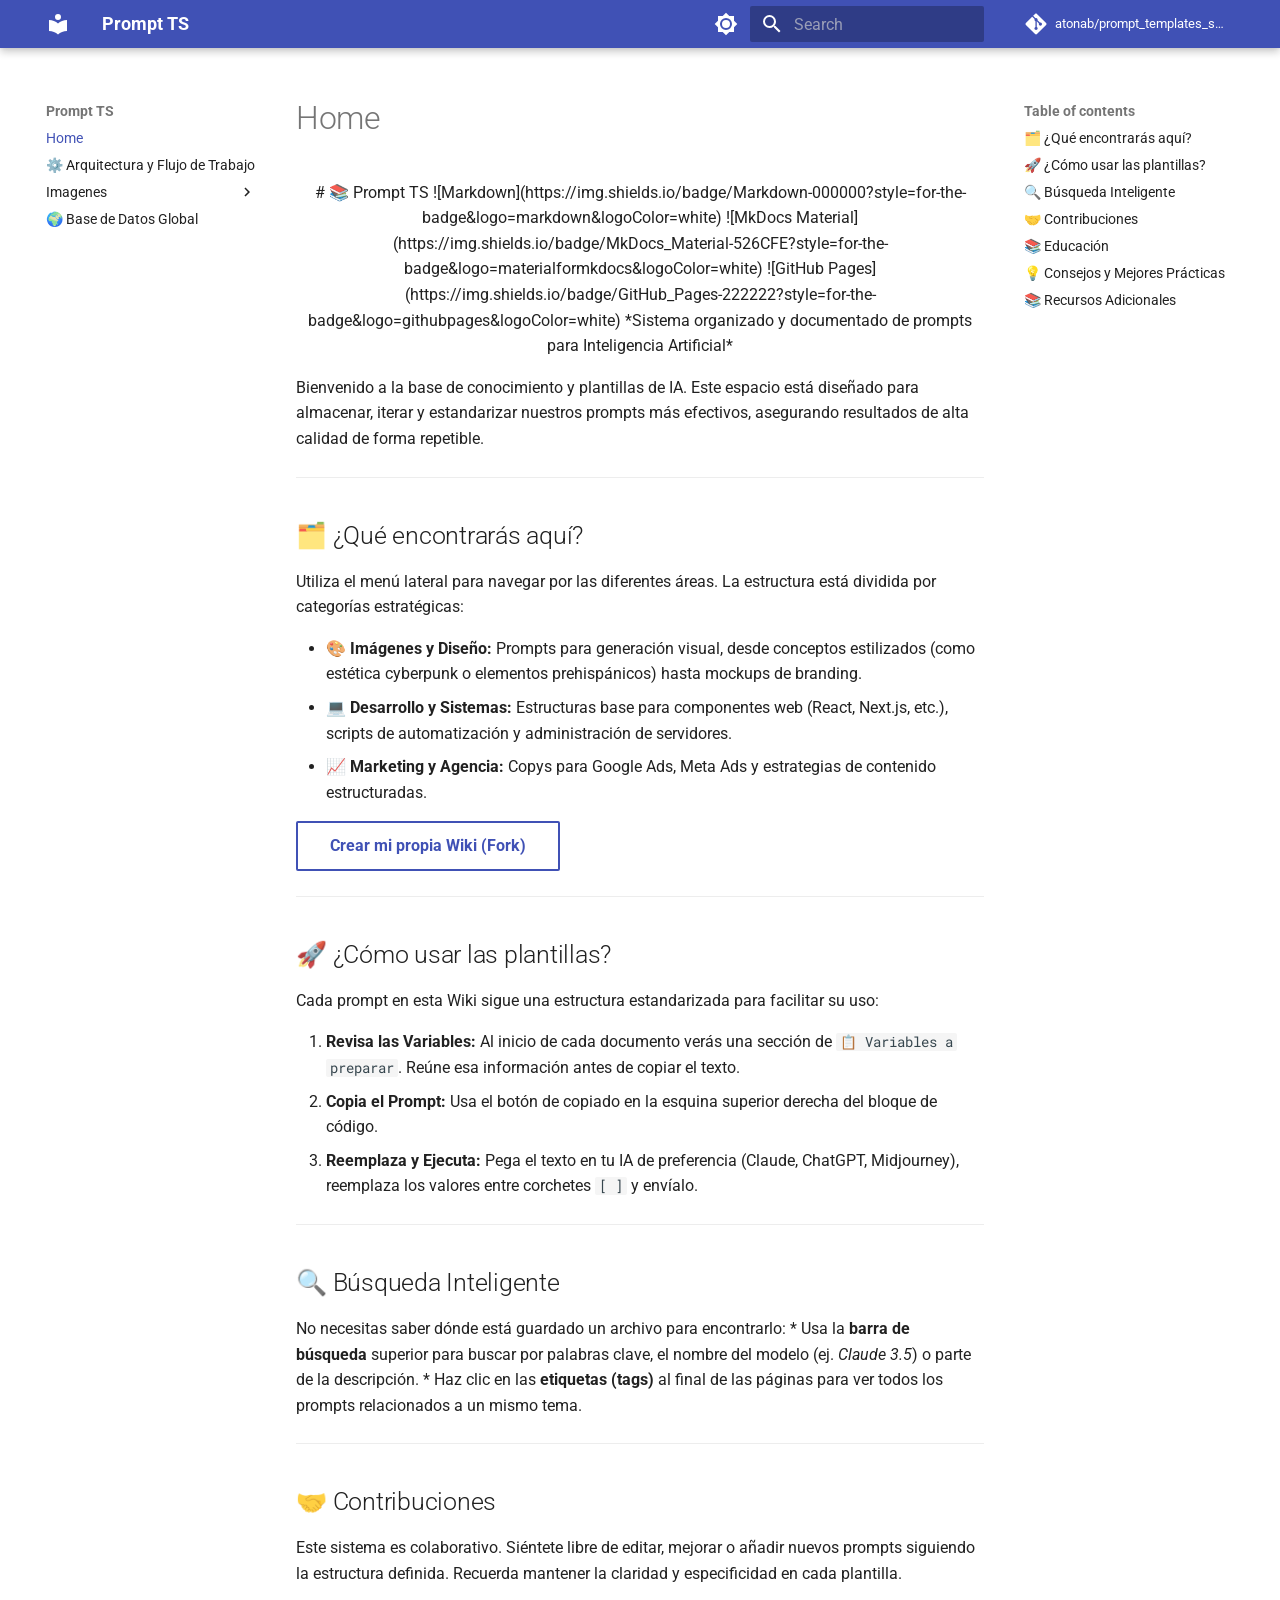
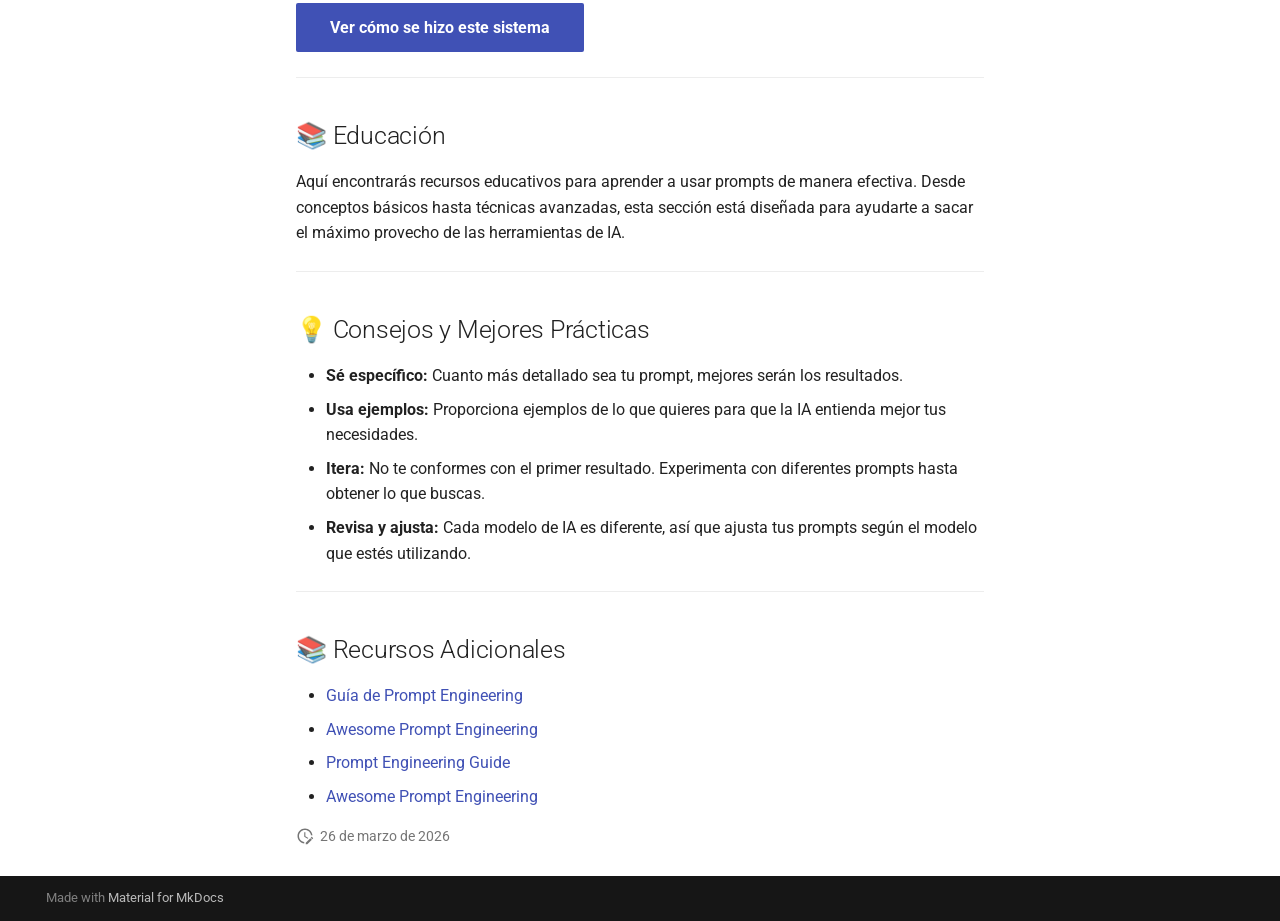
<file: index.html>
<!doctype html><html lang=en class=no-js> <head><meta charset=utf-8><meta name=viewport content="width=device-width,initial-scale=1"><meta name=description content="Documentación y plantillas de prompts"><link href=como-se-hizo/ rel=next><link rel=icon href=assets/images/favicon.png><meta name=generator content="mkdocs-1.6.1, mkdocs-material-9.7.6"><title>Prompt TS</title><link rel=stylesheet href=assets/stylesheets/main.484c7ddc.min.css><link rel=stylesheet href=assets/stylesheets/palette.ab4e12ef.min.css><link rel=preconnect href=https://fonts.gstatic.com crossorigin><link rel=stylesheet href="https://fonts.googleapis.com/css?family=Roboto:300,300i,400,400i,700,700i%7CRoboto+Mono:400,400i,700,700i&display=fallback"><style>:root{--md-text-font:"Roboto";--md-code-font:"Roboto Mono"}</style><link rel=stylesheet href=assets/stylesheets/custom.css><script>__md_scope=new URL(".",location),__md_hash=e=>[...e].reduce(((e,_)=>(e<<5)-e+_.charCodeAt(0)),0),__md_get=(e,_=localStorage,t=__md_scope)=>JSON.parse(_.getItem(t.pathname+"."+e)),__md_set=(e,_,t=localStorage,a=__md_scope)=>{try{t.setItem(a.pathname+"."+e,JSON.stringify(_))}catch(e){}}</script></head> <body dir=ltr data-md-color-scheme=default data-md-color-primary=indigo data-md-color-accent=indigo> <input class=md-toggle data-md-toggle=drawer type=checkbox id=__drawer autocomplete=off> <input class=md-toggle data-md-toggle=search type=checkbox id=__search autocomplete=off> <label class=md-overlay for=__drawer></label> <div data-md-component=skip> <a href=#que-encontraras-aqui class=md-skip> Skip to content </a> </div> <div data-md-component=announce> </div> <header class="md-header md-header--shadow" data-md-component=header> <nav class="md-header__inner md-grid" aria-label=Header> <a href=. title="Prompt TS" class="md-header__button md-logo" aria-label="Prompt TS" data-md-component=logo> <svg xmlns=http://www.w3.org/2000/svg viewbox="0 0 24 24"><path d="M12 8a3 3 0 0 0 3-3 3 3 0 0 0-3-3 3 3 0 0 0-3 3 3 3 0 0 0 3 3m0 3.54C9.64 9.35 6.5 8 3 8v11c3.5 0 6.64 1.35 9 3.54 2.36-2.19 5.5-3.54 9-3.54V8c-3.5 0-6.64 1.35-9 3.54"/></svg> </a> <label class="md-header__button md-icon" for=__drawer> <svg xmlns=http://www.w3.org/2000/svg viewbox="0 0 24 24"><path d="M3 6h18v2H3zm0 5h18v2H3zm0 5h18v2H3z"/></svg> </label> <div class=md-header__title data-md-component=header-title> <div class=md-header__ellipsis> <div class=md-header__topic> <span class=md-ellipsis> Prompt TS </span> </div> <div class=md-header__topic data-md-component=header-topic> <span class=md-ellipsis> Home </span> </div> </div> </div> <form class=md-header__option data-md-component=palette> <input class=md-option data-md-color-media="(prefers-color-scheme: light)" data-md-color-scheme=default data-md-color-primary=indigo data-md-color-accent=indigo aria-label="Cambiar a modo oscuro" type=radio name=__palette id=__palette_0> <label class="md-header__button md-icon" title="Cambiar a modo oscuro" for=__palette_1 hidden> <svg xmlns=http://www.w3.org/2000/svg viewbox="0 0 24 24"><path d="M12 8a4 4 0 0 0-4 4 4 4 0 0 0 4 4 4 4 0 0 0 4-4 4 4 0 0 0-4-4m0 10a6 6 0 0 1-6-6 6 6 0 0 1 6-6 6 6 0 0 1 6 6 6 6 0 0 1-6 6m8-9.31V4h-4.69L12 .69 8.69 4H4v4.69L.69 12 4 15.31V20h4.69L12 23.31 15.31 20H20v-4.69L23.31 12z"/></svg> </label> <input class=md-option data-md-color-media="(prefers-color-scheme: dark)" data-md-color-scheme=slate data-md-color-primary=indigo data-md-color-accent=indigo aria-label="Cambiar a modo claro" type=radio name=__palette id=__palette_1> <label class="md-header__button md-icon" title="Cambiar a modo claro" for=__palette_0 hidden> <svg xmlns=http://www.w3.org/2000/svg viewbox="0 0 24 24"><path d="M12 18c-.89 0-1.74-.2-2.5-.55C11.56 16.5 13 14.42 13 12s-1.44-4.5-3.5-5.45C10.26 6.2 11.11 6 12 6a6 6 0 0 1 6 6 6 6 0 0 1-6 6m8-9.31V4h-4.69L12 .69 8.69 4H4v4.69L.69 12 4 15.31V20h4.69L12 23.31 15.31 20H20v-4.69L23.31 12z"/></svg> </label> </form> <script>var palette=__md_get("__palette");if(palette&&palette.color){if("(prefers-color-scheme)"===palette.color.media){var media=matchMedia("(prefers-color-scheme: light)"),input=document.querySelector(media.matches?"[data-md-color-media='(prefers-color-scheme: light)']":"[data-md-color-media='(prefers-color-scheme: dark)']");palette.color.media=input.getAttribute("data-md-color-media"),palette.color.scheme=input.getAttribute("data-md-color-scheme"),palette.color.primary=input.getAttribute("data-md-color-primary"),palette.color.accent=input.getAttribute("data-md-color-accent")}for(var[key,value]of Object.entries(palette.color))document.body.setAttribute("data-md-color-"+key,value)}</script> <label class="md-header__button md-icon" for=__search> <svg xmlns=http://www.w3.org/2000/svg viewbox="0 0 24 24"><path d="M9.5 3A6.5 6.5 0 0 1 16 9.5c0 1.61-.59 3.09-1.56 4.23l.27.27h.79l5 5-1.5 1.5-5-5v-.79l-.27-.27A6.52 6.52 0 0 1 9.5 16 6.5 6.5 0 0 1 3 9.5 6.5 6.5 0 0 1 9.5 3m0 2C7 5 5 7 5 9.5S7 14 9.5 14 14 12 14 9.5 12 5 9.5 5"/></svg> </label> <div class=md-search data-md-component=search role=dialog> <label class=md-search__overlay for=__search></label> <div class=md-search__inner role=search> <form class=md-search__form name=search> <input type=text class=md-search__input name=query aria-label=Search placeholder=Search autocapitalize=off autocorrect=off autocomplete=off spellcheck=false data-md-component=search-query required> <label class="md-search__icon md-icon" for=__search> <svg xmlns=http://www.w3.org/2000/svg viewbox="0 0 24 24"><path d="M9.5 3A6.5 6.5 0 0 1 16 9.5c0 1.61-.59 3.09-1.56 4.23l.27.27h.79l5 5-1.5 1.5-5-5v-.79l-.27-.27A6.52 6.52 0 0 1 9.5 16 6.5 6.5 0 0 1 3 9.5 6.5 6.5 0 0 1 9.5 3m0 2C7 5 5 7 5 9.5S7 14 9.5 14 14 12 14 9.5 12 5 9.5 5"/></svg> <svg xmlns=http://www.w3.org/2000/svg viewbox="0 0 24 24"><path d="M20 11v2H8l5.5 5.5-1.42 1.42L4.16 12l7.92-7.92L13.5 5.5 8 11z"/></svg> </label> <nav class=md-search__options aria-label=Search> <button type=reset class="md-search__icon md-icon" title=Clear aria-label=Clear tabindex=-1> <svg xmlns=http://www.w3.org/2000/svg viewbox="0 0 24 24"><path d="M19 6.41 17.59 5 12 10.59 6.41 5 5 6.41 10.59 12 5 17.59 6.41 19 12 13.41 17.59 19 19 17.59 13.41 12z"/></svg> </button> </nav> <div class=md-search__suggest data-md-component=search-suggest></div> </form> <div class=md-search__output> <div class=md-search__scrollwrap tabindex=0 data-md-scrollfix> <div class=md-search-result data-md-component=search-result> <div class=md-search-result__meta> Initializing search </div> <ol class=md-search-result__list role=presentation></ol> </div> </div> </div> </div> </div> <div class=md-header__source> <a href=https://github.com/atonab/prompt_templates_system title="Go to repository" class=md-source data-md-component=source> <div class="md-source__icon md-icon"> <svg xmlns=http://www.w3.org/2000/svg viewbox="0 0 448 512"><!-- Font Awesome Free 7.1.0 by @fontawesome - https://fontawesome.com License - https://fontawesome.com/license/free (Icons: CC BY 4.0, Fonts: SIL OFL 1.1, Code: MIT License) Copyright 2025 Fonticons, Inc.--><path d="M439.6 236.1 244 40.5c-5.4-5.5-12.8-8.5-20.4-8.5s-15 3-20.4 8.4L162.5 81l51.5 51.5c27.1-9.1 52.7 16.8 43.4 43.7l49.7 49.7c34.2-11.8 61.2 31 35.5 56.7-26.5 26.5-70.2-2.9-56-37.3L240.3 199v121.9c25.3 12.5 22.3 41.8 9.1 55-6.4 6.4-15.2 10.1-24.3 10.1s-17.8-3.6-24.3-10.1c-17.6-17.6-11.1-46.9 11.2-56v-123c-20.8-8.5-24.6-30.7-18.6-45L142.6 101 8.5 235.1C3 240.6 0 247.9 0 255.5s3 15 8.5 20.4l195.6 195.7c5.4 5.4 12.7 8.4 20.4 8.4s15-3 20.4-8.4l194.7-194.7c5.4-5.4 8.4-12.8 8.4-20.4s-3-15-8.4-20.4"/></svg> </div> <div class=md-source__repository> atonab/prompt_templates_system </div> </a> </div> </nav> </header> <div class=md-container data-md-component=container> <main class=md-main data-md-component=main> <div class="md-main__inner md-grid"> <div class="md-sidebar md-sidebar--primary" data-md-component=sidebar data-md-type=navigation> <div class=md-sidebar__scrollwrap> <div class=md-sidebar__inner> <nav class="md-nav md-nav--primary" aria-label=Navigation data-md-level=0> <label class=md-nav__title for=__drawer> <a href=. title="Prompt TS" class="md-nav__button md-logo" aria-label="Prompt TS" data-md-component=logo> <svg xmlns=http://www.w3.org/2000/svg viewbox="0 0 24 24"><path d="M12 8a3 3 0 0 0 3-3 3 3 0 0 0-3-3 3 3 0 0 0-3 3 3 3 0 0 0 3 3m0 3.54C9.64 9.35 6.5 8 3 8v11c3.5 0 6.64 1.35 9 3.54 2.36-2.19 5.5-3.54 9-3.54V8c-3.5 0-6.64 1.35-9 3.54"/></svg> </a> Prompt TS </label> <div class=md-nav__source> <a href=https://github.com/atonab/prompt_templates_system title="Go to repository" class=md-source data-md-component=source> <div class="md-source__icon md-icon"> <svg xmlns=http://www.w3.org/2000/svg viewbox="0 0 448 512"><!-- Font Awesome Free 7.1.0 by @fontawesome - https://fontawesome.com License - https://fontawesome.com/license/free (Icons: CC BY 4.0, Fonts: SIL OFL 1.1, Code: MIT License) Copyright 2025 Fonticons, Inc.--><path d="M439.6 236.1 244 40.5c-5.4-5.5-12.8-8.5-20.4-8.5s-15 3-20.4 8.4L162.5 81l51.5 51.5c27.1-9.1 52.7 16.8 43.4 43.7l49.7 49.7c34.2-11.8 61.2 31 35.5 56.7-26.5 26.5-70.2-2.9-56-37.3L240.3 199v121.9c25.3 12.5 22.3 41.8 9.1 55-6.4 6.4-15.2 10.1-24.3 10.1s-17.8-3.6-24.3-10.1c-17.6-17.6-11.1-46.9 11.2-56v-123c-20.8-8.5-24.6-30.7-18.6-45L142.6 101 8.5 235.1C3 240.6 0 247.9 0 255.5s3 15 8.5 20.4l195.6 195.7c5.4 5.4 12.7 8.4 20.4 8.4s15-3 20.4-8.4l194.7-194.7c5.4-5.4 8.4-12.8 8.4-20.4s-3-15-8.4-20.4"/></svg> </div> <div class=md-source__repository> atonab/prompt_templates_system </div> </a> </div> <ul class=md-nav__list data-md-scrollfix> <li class="md-nav__item md-nav__item--active"> <input class="md-nav__toggle md-toggle" type=checkbox id=__toc> <label class="md-nav__link md-nav__link--active" for=__toc> <span class=md-ellipsis> Home </span> <span class="md-nav__icon md-icon"></span> </label> <a href=. class="md-nav__link md-nav__link--active"> <span class=md-ellipsis> Home </span> </a> <nav class="md-nav md-nav--secondary" aria-label="Table of contents"> <label class=md-nav__title for=__toc> <span class="md-nav__icon md-icon"></span> Table of contents </label> <ul class=md-nav__list data-md-component=toc data-md-scrollfix> <li class=md-nav__item> <a href=#que-encontraras-aqui class=md-nav__link> <span class=md-ellipsis> 🗂️ ¿Qué encontrarás aquí? </span> </a> </li> <li class=md-nav__item> <a href=#como-usar-las-plantillas class=md-nav__link> <span class=md-ellipsis> 🚀 ¿Cómo usar las plantillas? </span> </a> </li> <li class=md-nav__item> <a href=#busqueda-inteligente class=md-nav__link> <span class=md-ellipsis> 🔍 Búsqueda Inteligente </span> </a> </li> <li class=md-nav__item> <a href=#contribuciones class=md-nav__link> <span class=md-ellipsis> 🤝 Contribuciones </span> </a> </li> <li class=md-nav__item> <a href=#educacion class=md-nav__link> <span class=md-ellipsis> 📚 Educación </span> </a> </li> <li class=md-nav__item> <a href=#consejos-y-mejores-practicas class=md-nav__link> <span class=md-ellipsis> 💡 Consejos y Mejores Prácticas </span> </a> </li> <li class=md-nav__item> <a href=#recursos-adicionales class=md-nav__link> <span class=md-ellipsis> 📚 Recursos Adicionales </span> </a> </li> </ul> </nav> </li> <li class=md-nav__item> <a href=como-se-hizo/ class=md-nav__link> <span class=md-ellipsis> ⚙️ Arquitectura y Flujo de Trabajo </span> </a> </li> <li class="md-nav__item md-nav__item--nested"> <input class="md-nav__toggle md-toggle " type=checkbox id=__nav_3> <label class=md-nav__link for=__nav_3 id=__nav_3_label tabindex=0> <span class=md-ellipsis> Imagenes </span> <span class="md-nav__icon md-icon"></span> </label> <nav class=md-nav data-md-level=1 aria-labelledby=__nav_3_label aria-expanded=false> <label class=md-nav__title for=__nav_3> <span class="md-nav__icon md-icon"></span> Imagenes </label> <ul class=md-nav__list data-md-scrollfix> <li class="md-nav__item md-nav__item--nested"> <input class="md-nav__toggle md-toggle " type=checkbox id=__nav_3_1> <label class=md-nav__link for=__nav_3_1 id=__nav_3_1_label tabindex=0> <span class=md-ellipsis> One pice </span> <span class="md-nav__icon md-icon"></span> </label> <nav class=md-nav data-md-level=2 aria-labelledby=__nav_3_1_label aria-expanded=false> <label class=md-nav__title for=__nav_3_1> <span class="md-nav__icon md-icon"></span> One pice </label> <ul class=md-nav__list data-md-scrollfix> <li class="md-nav__item md-nav__item--nested"> <input class="md-nav__toggle md-toggle " type=checkbox id=__nav_3_1_1> <label class=md-nav__link for=__nav_3_1_1 id=__nav_3_1_1_label tabindex=0> <span class=md-ellipsis> Cartel wanted </span> <span class="md-nav__icon md-icon"></span> </label> <nav class=md-nav data-md-level=3 aria-labelledby=__nav_3_1_1_label aria-expanded=false> <label class=md-nav__title for=__nav_3_1_1> <span class="md-nav__icon md-icon"></span> Cartel wanted </label> <ul class=md-nav__list data-md-scrollfix> <li class=md-nav__item> <a href=imagenes/one%20pice/cartel%20wanted/00-nanobanana/ class=md-nav__link> <span class=md-ellipsis> Prompt De Cartel Wanted De One Piece - NanoBanana Pro </span> </a> </li> <li class=md-nav__item> <a href=imagenes/one%20pice/cartel%20wanted/00-peticion/ class=md-nav__link> <span class=md-ellipsis> Petición General Para Crear Prompt De Cartel Wanted De One Piece </span> </a> </li> </ul> </nav> </li> </ul> </nav> </li> </ul> </nav> </li> <li class="md-nav__item md-nav__item--nested"> <input class="md-nav__toggle md-toggle " type=checkbox id=__nav_4> <div class="md-nav__link md-nav__container"> <a href=comunidad/ class="md-nav__link "> <span class=md-ellipsis> 🌍 Base de Datos Global </span> </a> </div> <nav class=md-nav data-md-level=1 aria-labelledby=__nav_4_label aria-expanded=false> <label class=md-nav__title for=__nav_4> <span class="md-nav__icon md-icon"></span> 🌍 Base de Datos Global </label> <ul class=md-nav__list data-md-scrollfix> </ul> </nav> </li> </ul> </nav> </div> </div> </div> <div class="md-sidebar md-sidebar--secondary" data-md-component=sidebar data-md-type=toc> <div class=md-sidebar__scrollwrap> <div class=md-sidebar__inner> <nav class="md-nav md-nav--secondary" aria-label="Table of contents"> <label class=md-nav__title for=__toc> <span class="md-nav__icon md-icon"></span> Table of contents </label> <ul class=md-nav__list data-md-component=toc data-md-scrollfix> <li class=md-nav__item> <a href=#que-encontraras-aqui class=md-nav__link> <span class=md-ellipsis> 🗂️ ¿Qué encontrarás aquí? </span> </a> </li> <li class=md-nav__item> <a href=#como-usar-las-plantillas class=md-nav__link> <span class=md-ellipsis> 🚀 ¿Cómo usar las plantillas? </span> </a> </li> <li class=md-nav__item> <a href=#busqueda-inteligente class=md-nav__link> <span class=md-ellipsis> 🔍 Búsqueda Inteligente </span> </a> </li> <li class=md-nav__item> <a href=#contribuciones class=md-nav__link> <span class=md-ellipsis> 🤝 Contribuciones </span> </a> </li> <li class=md-nav__item> <a href=#educacion class=md-nav__link> <span class=md-ellipsis> 📚 Educación </span> </a> </li> <li class=md-nav__item> <a href=#consejos-y-mejores-practicas class=md-nav__link> <span class=md-ellipsis> 💡 Consejos y Mejores Prácticas </span> </a> </li> <li class=md-nav__item> <a href=#recursos-adicionales class=md-nav__link> <span class=md-ellipsis> 📚 Recursos Adicionales </span> </a> </li> </ul> </nav> </div> </div> </div> <div class=md-content data-md-component=content> <article class="md-content__inner md-typeset"> <h1>Home</h1> <div align=center> # 📚 Prompt TS ![Markdown](https://img.shields.io/badge/Markdown-000000?style=for-the-badge&logo=markdown&logoColor=white) ![MkDocs Material](https://img.shields.io/badge/MkDocs_Material-526CFE?style=for-the-badge&logo=materialformkdocs&logoColor=white) ![GitHub Pages](https://img.shields.io/badge/GitHub_Pages-222222?style=for-the-badge&logo=githubpages&logoColor=white) *Sistema organizado y documentado de prompts para Inteligencia Artificial* </div> <p>Bienvenido a la base de conocimiento y plantillas de IA. Este espacio está diseñado para almacenar, iterar y estandarizar nuestros prompts más efectivos, asegurando resultados de alta calidad de forma repetible.</p> <hr> <h2 id=que-encontraras-aqui>🗂️ ¿Qué encontrarás aquí?</h2> <p>Utiliza el menú lateral para navegar por las diferentes áreas. La estructura está dividida por categorías estratégicas:</p> <ul> <li><strong>🎨 Imágenes y Diseño:</strong> Prompts para generación visual, desde conceptos estilizados (como estética cyberpunk o elementos prehispánicos) hasta mockups de branding.</li> <li><strong>💻 Desarrollo y Sistemas:</strong> Estructuras base para componentes web (React, Next.js, etc.), scripts de automatización y administración de servidores.</li> <li><strong>📈 Marketing y Agencia:</strong> Copys para Google Ads, Meta Ads y estrategias de contenido estructuradas.</li> </ul> <p><a class=md-button href=https://github.com/atonab/prompt_templates_system/fork>Crear mi propia Wiki (Fork)</a></p> <hr> <h2 id=como-usar-las-plantillas>🚀 ¿Cómo usar las plantillas?</h2> <p>Cada prompt en esta Wiki sigue una estructura estandarizada para facilitar su uso:</p> <ol> <li><strong>Revisa las Variables:</strong> Al inicio de cada documento verás una sección de <code>📋 Variables a preparar</code>. Reúne esa información antes de copiar el texto.</li> <li><strong>Copia el Prompt:</strong> Usa el botón de copiado en la esquina superior derecha del bloque de código.</li> <li><strong>Reemplaza y Ejecuta:</strong> Pega el texto en tu IA de preferencia (Claude, ChatGPT, Midjourney), reemplaza los valores entre corchetes <code>[ ]</code> y envíalo.</li> </ol> <hr> <h2 id=busqueda-inteligente>🔍 Búsqueda Inteligente</h2> <p>No necesitas saber dónde está guardado un archivo para encontrarlo: * Usa la <strong>barra de búsqueda</strong> superior para buscar por palabras clave, el nombre del modelo (ej. <em>Claude 3.5</em>) o parte de la descripción. * Haz clic en las <strong>etiquetas (tags)</strong> al final de las páginas para ver todos los prompts relacionados a un mismo tema.</p> <hr> <h2 id=contribuciones>🤝 Contribuciones</h2> <p>Este sistema es colaborativo. Siéntete libre de editar, mejorar o añadir nuevos prompts siguiendo la estructura definida. Recuerda mantener la claridad y especificidad en cada plantilla.</p> <p><a href=como-se-hizo/ class="md-button md-button--primary">Ver cómo se hizo este sistema</a></p> <hr> <h2 id=educacion>📚 Educación</h2> <p>Aquí encontrarás recursos educativos para aprender a usar prompts de manera efectiva. Desde conceptos básicos hasta técnicas avanzadas, esta sección está diseñada para ayudarte a sacar el máximo provecho de las herramientas de IA.</p> <hr> <h2 id=consejos-y-mejores-practicas>💡 Consejos y Mejores Prácticas</h2> <ul> <li><strong>Sé específico:</strong> Cuanto más detallado sea tu prompt, mejores serán los resultados.</li> <li><strong>Usa ejemplos:</strong> Proporciona ejemplos de lo que quieres para que la IA entienda mejor tus necesidades.</li> <li><strong>Itera:</strong> No te conformes con el primer resultado. Experimenta con diferentes prompts hasta obtener lo que buscas.</li> <li><strong>Revisa y ajusta:</strong> Cada modelo de IA es diferente, así que ajusta tus prompts según el modelo que estés utilizando.</li> </ul> <hr> <h2 id=recursos-adicionales>📚 Recursos Adicionales</h2> <ul> <li><a href=https://www.promptingguide.ai/ >Guía de Prompt Engineering</a></li> <li><a href=https://github.com/prompting-guide/awesome-prompt-engineering>Awesome Prompt Engineering</a></li> <li><a href=https://www.promptingguide.ai/ >Prompt Engineering Guide</a></li> <li><a href=https://github.com/prompting-guide/awesome-prompt-engineering>Awesome Prompt Engineering</a></li> </ul> <aside class=md-source-file> <span class=md-source-file__fact> <span class=md-icon title="Last update"> <svg xmlns=http://www.w3.org/2000/svg viewbox="0 0 24 24"><path d="M21 13.1c-.1 0-.3.1-.4.2l-1 1 2.1 2.1 1-1c.2-.2.2-.6 0-.8l-1.3-1.3c-.1-.1-.2-.2-.4-.2m-1.9 1.8-6.1 6V23h2.1l6.1-6.1zM12.5 7v5.2l4 2.4-1 1L11 13V7zM11 21.9c-5.1-.5-9-4.8-9-9.9C2 6.5 6.5 2 12 2c5.3 0 9.6 4.1 10 9.3-.3-.1-.6-.2-1-.2s-.7.1-1 .2C19.6 7.2 16.2 4 12 4c-4.4 0-8 3.6-8 8 0 4.1 3.1 7.5 7.1 7.9l-.1.2z"/></svg> </span> <span class="git-revision-date-localized-plugin git-revision-date-localized-plugin-date" title="26 de marzo de 2026 04:29:19 UTC">26 de marzo de 2026</span> </span> </aside> </article> </div> <script>var tabs=__md_get("__tabs");if(Array.isArray(tabs))e:for(var set of document.querySelectorAll(".tabbed-set")){var labels=set.querySelector(".tabbed-labels");for(var tab of tabs)for(var label of labels.getElementsByTagName("label"))if(label.innerText.trim()===tab){var input=document.getElementById(label.htmlFor);input.checked=!0;continue e}}</script> <script>var target=document.getElementById(location.hash.slice(1));target&&target.name&&(target.checked=target.name.startsWith("__tabbed_"))</script> </div> </main> <footer class=md-footer> <div class="md-footer-meta md-typeset"> <div class="md-footer-meta__inner md-grid"> <div class=md-copyright> Made with <a href=https://squidfunk.github.io/mkdocs-material/ target=_blank rel=noopener> Material for MkDocs </a> </div> </div> </div> </footer> </div> <div class=md-dialog data-md-component=dialog> <div class="md-dialog__inner md-typeset"></div> </div> <script id=__config type=application/json>{"annotate": null, "base": ".", "features": ["navigation.indexes", "navigation.collapse", "search.suggest", "search.highlight", "content.code.copy", "content.tabs.link"], "search": "assets/javascripts/workers/search.2c215733.min.js", "tags": null, "translations": {"clipboard.copied": "Copied to clipboard", "clipboard.copy": "Copy to clipboard", "search.result.more.one": "1 more on this page", "search.result.more.other": "# more on this page", "search.result.none": "No matching documents", "search.result.one": "1 matching document", "search.result.other": "# matching documents", "search.result.placeholder": "Type to start searching", "search.result.term.missing": "Missing", "select.version": "Select version"}, "version": null}</script> <script src=assets/javascripts/bundle.79ae519e.min.js></script> </body> </html>
</file>
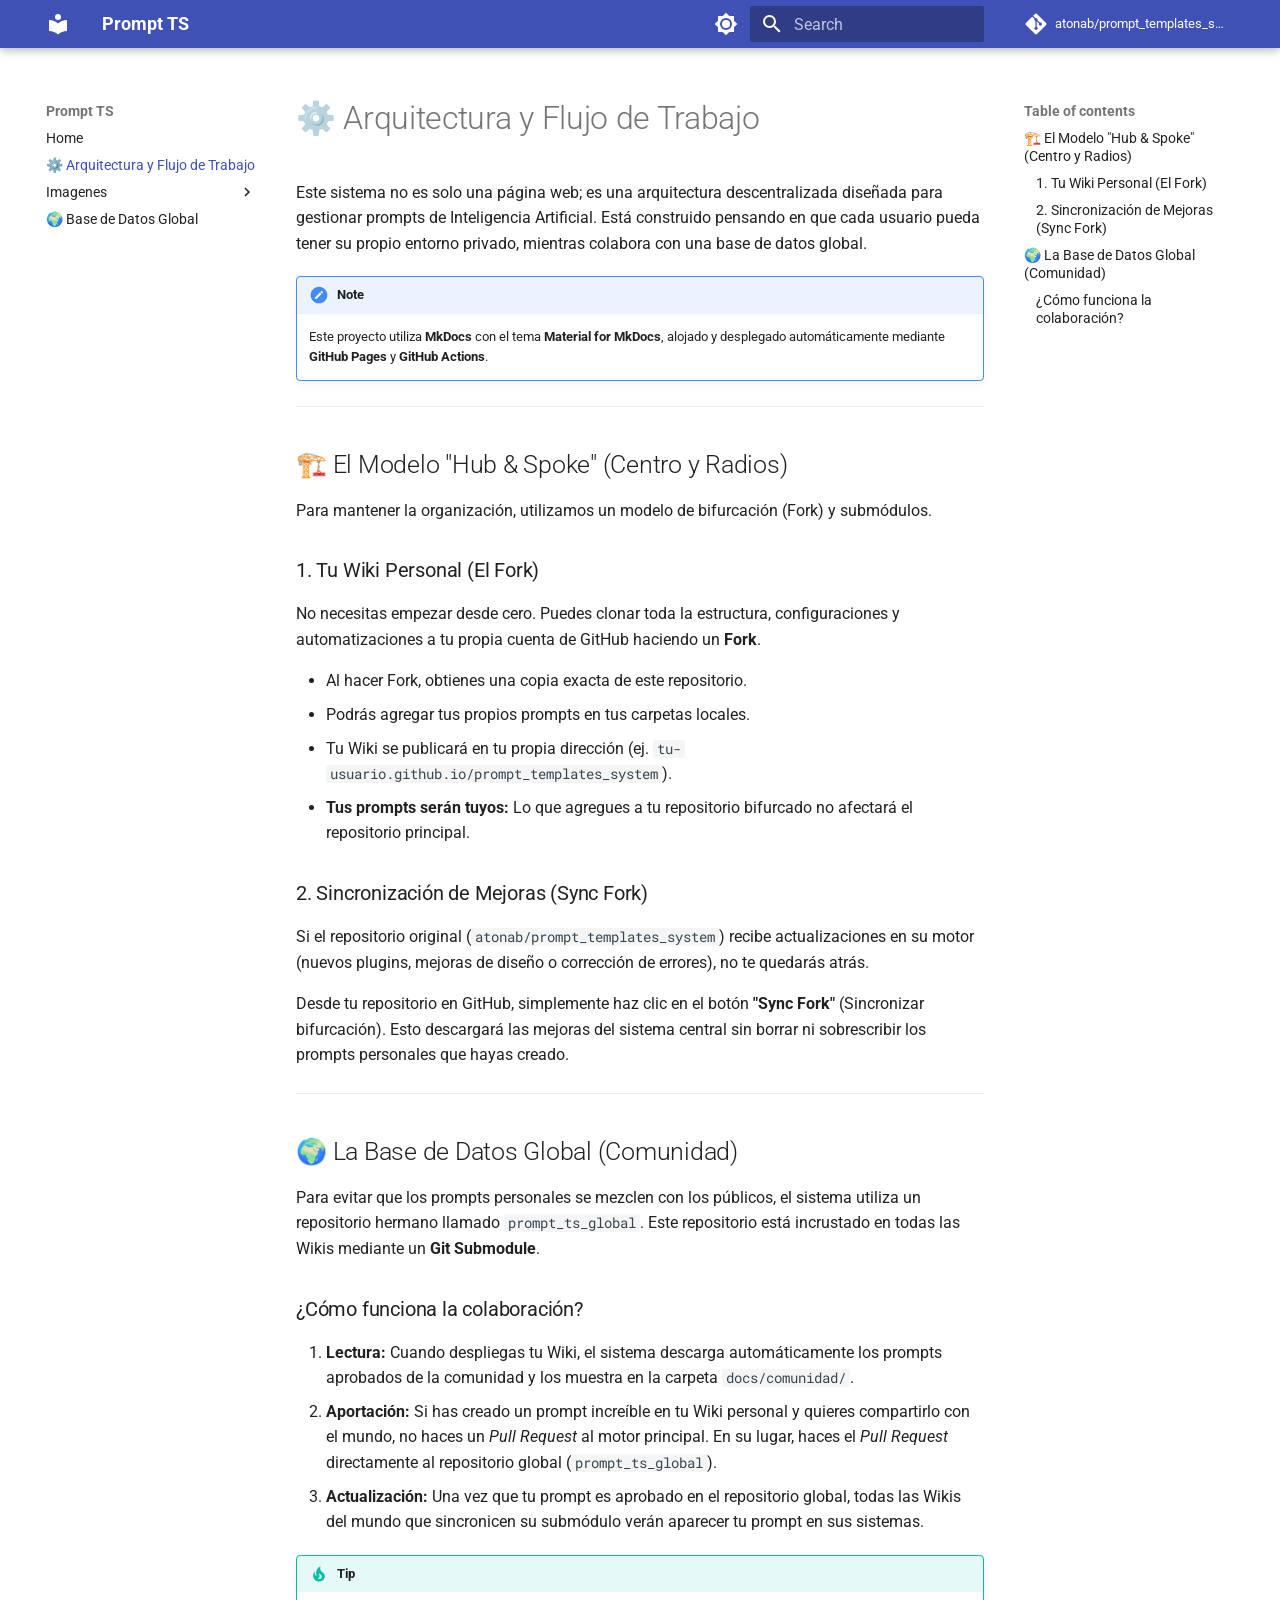
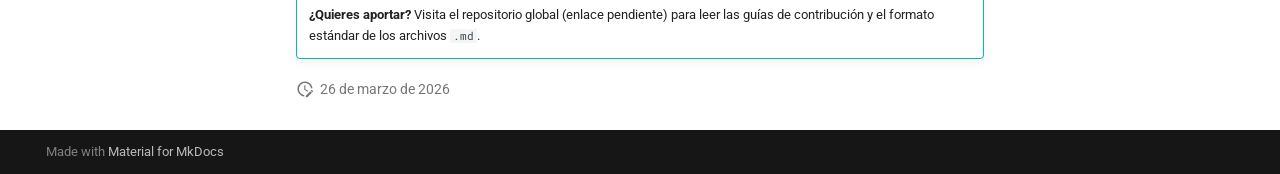
<file: como-se-hizo/index.html>
<!doctype html><html lang=en class=no-js> <head><meta charset=utf-8><meta name=viewport content="width=device-width,initial-scale=1"><meta name=description content="Documentación y plantillas de prompts"><link rel=prev href=..><link href=../imagenes/one%20pice/cartel%20wanted/00-nanobanana/ rel=next><link rel=icon href=../assets/images/favicon.png><meta name=generator content="mkdocs-1.6.1, mkdocs-material-9.7.6"><title>⚙️ Arquitectura y Flujo de Trabajo - Prompt TS</title><link rel=stylesheet href=../assets/stylesheets/main.484c7ddc.min.css><link rel=stylesheet href=../assets/stylesheets/palette.ab4e12ef.min.css><link rel=preconnect href=https://fonts.gstatic.com crossorigin><link rel=stylesheet href="https://fonts.googleapis.com/css?family=Roboto:300,300i,400,400i,700,700i%7CRoboto+Mono:400,400i,700,700i&display=fallback"><style>:root{--md-text-font:"Roboto";--md-code-font:"Roboto Mono"}</style><link rel=stylesheet href=../assets/stylesheets/custom.css><script>__md_scope=new URL("..",location),__md_hash=e=>[...e].reduce(((e,_)=>(e<<5)-e+_.charCodeAt(0)),0),__md_get=(e,_=localStorage,t=__md_scope)=>JSON.parse(_.getItem(t.pathname+"."+e)),__md_set=(e,_,t=localStorage,a=__md_scope)=>{try{t.setItem(a.pathname+"."+e,JSON.stringify(_))}catch(e){}}</script></head> <body dir=ltr data-md-color-scheme=default data-md-color-primary=indigo data-md-color-accent=indigo> <input class=md-toggle data-md-toggle=drawer type=checkbox id=__drawer autocomplete=off> <input class=md-toggle data-md-toggle=search type=checkbox id=__search autocomplete=off> <label class=md-overlay for=__drawer></label> <div data-md-component=skip> <a href=#arquitectura-y-flujo-de-trabajo class=md-skip> Skip to content </a> </div> <div data-md-component=announce> </div> <header class="md-header md-header--shadow" data-md-component=header> <nav class="md-header__inner md-grid" aria-label=Header> <a href=.. title="Prompt TS" class="md-header__button md-logo" aria-label="Prompt TS" data-md-component=logo> <svg xmlns=http://www.w3.org/2000/svg viewbox="0 0 24 24"><path d="M12 8a3 3 0 0 0 3-3 3 3 0 0 0-3-3 3 3 0 0 0-3 3 3 3 0 0 0 3 3m0 3.54C9.64 9.35 6.5 8 3 8v11c3.5 0 6.64 1.35 9 3.54 2.36-2.19 5.5-3.54 9-3.54V8c-3.5 0-6.64 1.35-9 3.54"/></svg> </a> <label class="md-header__button md-icon" for=__drawer> <svg xmlns=http://www.w3.org/2000/svg viewbox="0 0 24 24"><path d="M3 6h18v2H3zm0 5h18v2H3zm0 5h18v2H3z"/></svg> </label> <div class=md-header__title data-md-component=header-title> <div class=md-header__ellipsis> <div class=md-header__topic> <span class=md-ellipsis> Prompt TS </span> </div> <div class=md-header__topic data-md-component=header-topic> <span class=md-ellipsis> ⚙️ Arquitectura y Flujo de Trabajo </span> </div> </div> </div> <form class=md-header__option data-md-component=palette> <input class=md-option data-md-color-media="(prefers-color-scheme: light)" data-md-color-scheme=default data-md-color-primary=indigo data-md-color-accent=indigo aria-label="Cambiar a modo oscuro" type=radio name=__palette id=__palette_0> <label class="md-header__button md-icon" title="Cambiar a modo oscuro" for=__palette_1 hidden> <svg xmlns=http://www.w3.org/2000/svg viewbox="0 0 24 24"><path d="M12 8a4 4 0 0 0-4 4 4 4 0 0 0 4 4 4 4 0 0 0 4-4 4 4 0 0 0-4-4m0 10a6 6 0 0 1-6-6 6 6 0 0 1 6-6 6 6 0 0 1 6 6 6 6 0 0 1-6 6m8-9.31V4h-4.69L12 .69 8.69 4H4v4.69L.69 12 4 15.31V20h4.69L12 23.31 15.31 20H20v-4.69L23.31 12z"/></svg> </label> <input class=md-option data-md-color-media="(prefers-color-scheme: dark)" data-md-color-scheme=slate data-md-color-primary=indigo data-md-color-accent=indigo aria-label="Cambiar a modo claro" type=radio name=__palette id=__palette_1> <label class="md-header__button md-icon" title="Cambiar a modo claro" for=__palette_0 hidden> <svg xmlns=http://www.w3.org/2000/svg viewbox="0 0 24 24"><path d="M12 18c-.89 0-1.74-.2-2.5-.55C11.56 16.5 13 14.42 13 12s-1.44-4.5-3.5-5.45C10.26 6.2 11.11 6 12 6a6 6 0 0 1 6 6 6 6 0 0 1-6 6m8-9.31V4h-4.69L12 .69 8.69 4H4v4.69L.69 12 4 15.31V20h4.69L12 23.31 15.31 20H20v-4.69L23.31 12z"/></svg> </label> </form> <script>var palette=__md_get("__palette");if(palette&&palette.color){if("(prefers-color-scheme)"===palette.color.media){var media=matchMedia("(prefers-color-scheme: light)"),input=document.querySelector(media.matches?"[data-md-color-media='(prefers-color-scheme: light)']":"[data-md-color-media='(prefers-color-scheme: dark)']");palette.color.media=input.getAttribute("data-md-color-media"),palette.color.scheme=input.getAttribute("data-md-color-scheme"),palette.color.primary=input.getAttribute("data-md-color-primary"),palette.color.accent=input.getAttribute("data-md-color-accent")}for(var[key,value]of Object.entries(palette.color))document.body.setAttribute("data-md-color-"+key,value)}</script> <label class="md-header__button md-icon" for=__search> <svg xmlns=http://www.w3.org/2000/svg viewbox="0 0 24 24"><path d="M9.5 3A6.5 6.5 0 0 1 16 9.5c0 1.61-.59 3.09-1.56 4.23l.27.27h.79l5 5-1.5 1.5-5-5v-.79l-.27-.27A6.52 6.52 0 0 1 9.5 16 6.5 6.5 0 0 1 3 9.5 6.5 6.5 0 0 1 9.5 3m0 2C7 5 5 7 5 9.5S7 14 9.5 14 14 12 14 9.5 12 5 9.5 5"/></svg> </label> <div class=md-search data-md-component=search role=dialog> <label class=md-search__overlay for=__search></label> <div class=md-search__inner role=search> <form class=md-search__form name=search> <input type=text class=md-search__input name=query aria-label=Search placeholder=Search autocapitalize=off autocorrect=off autocomplete=off spellcheck=false data-md-component=search-query required> <label class="md-search__icon md-icon" for=__search> <svg xmlns=http://www.w3.org/2000/svg viewbox="0 0 24 24"><path d="M9.5 3A6.5 6.5 0 0 1 16 9.5c0 1.61-.59 3.09-1.56 4.23l.27.27h.79l5 5-1.5 1.5-5-5v-.79l-.27-.27A6.52 6.52 0 0 1 9.5 16 6.5 6.5 0 0 1 3 9.5 6.5 6.5 0 0 1 9.5 3m0 2C7 5 5 7 5 9.5S7 14 9.5 14 14 12 14 9.5 12 5 9.5 5"/></svg> <svg xmlns=http://www.w3.org/2000/svg viewbox="0 0 24 24"><path d="M20 11v2H8l5.5 5.5-1.42 1.42L4.16 12l7.92-7.92L13.5 5.5 8 11z"/></svg> </label> <nav class=md-search__options aria-label=Search> <button type=reset class="md-search__icon md-icon" title=Clear aria-label=Clear tabindex=-1> <svg xmlns=http://www.w3.org/2000/svg viewbox="0 0 24 24"><path d="M19 6.41 17.59 5 12 10.59 6.41 5 5 6.41 10.59 12 5 17.59 6.41 19 12 13.41 17.59 19 19 17.59 13.41 12z"/></svg> </button> </nav> <div class=md-search__suggest data-md-component=search-suggest></div> </form> <div class=md-search__output> <div class=md-search__scrollwrap tabindex=0 data-md-scrollfix> <div class=md-search-result data-md-component=search-result> <div class=md-search-result__meta> Initializing search </div> <ol class=md-search-result__list role=presentation></ol> </div> </div> </div> </div> </div> <div class=md-header__source> <a href=https://github.com/atonab/prompt_templates_system title="Go to repository" class=md-source data-md-component=source> <div class="md-source__icon md-icon"> <svg xmlns=http://www.w3.org/2000/svg viewbox="0 0 448 512"><!-- Font Awesome Free 7.1.0 by @fontawesome - https://fontawesome.com License - https://fontawesome.com/license/free (Icons: CC BY 4.0, Fonts: SIL OFL 1.1, Code: MIT License) Copyright 2025 Fonticons, Inc.--><path d="M439.6 236.1 244 40.5c-5.4-5.5-12.8-8.5-20.4-8.5s-15 3-20.4 8.4L162.5 81l51.5 51.5c27.1-9.1 52.7 16.8 43.4 43.7l49.7 49.7c34.2-11.8 61.2 31 35.5 56.7-26.5 26.5-70.2-2.9-56-37.3L240.3 199v121.9c25.3 12.5 22.3 41.8 9.1 55-6.4 6.4-15.2 10.1-24.3 10.1s-17.8-3.6-24.3-10.1c-17.6-17.6-11.1-46.9 11.2-56v-123c-20.8-8.5-24.6-30.7-18.6-45L142.6 101 8.5 235.1C3 240.6 0 247.9 0 255.5s3 15 8.5 20.4l195.6 195.7c5.4 5.4 12.7 8.4 20.4 8.4s15-3 20.4-8.4l194.7-194.7c5.4-5.4 8.4-12.8 8.4-20.4s-3-15-8.4-20.4"/></svg> </div> <div class=md-source__repository> atonab/prompt_templates_system </div> </a> </div> </nav> </header> <div class=md-container data-md-component=container> <main class=md-main data-md-component=main> <div class="md-main__inner md-grid"> <div class="md-sidebar md-sidebar--primary" data-md-component=sidebar data-md-type=navigation> <div class=md-sidebar__scrollwrap> <div class=md-sidebar__inner> <nav class="md-nav md-nav--primary" aria-label=Navigation data-md-level=0> <label class=md-nav__title for=__drawer> <a href=.. title="Prompt TS" class="md-nav__button md-logo" aria-label="Prompt TS" data-md-component=logo> <svg xmlns=http://www.w3.org/2000/svg viewbox="0 0 24 24"><path d="M12 8a3 3 0 0 0 3-3 3 3 0 0 0-3-3 3 3 0 0 0-3 3 3 3 0 0 0 3 3m0 3.54C9.64 9.35 6.5 8 3 8v11c3.5 0 6.64 1.35 9 3.54 2.36-2.19 5.5-3.54 9-3.54V8c-3.5 0-6.64 1.35-9 3.54"/></svg> </a> Prompt TS </label> <div class=md-nav__source> <a href=https://github.com/atonab/prompt_templates_system title="Go to repository" class=md-source data-md-component=source> <div class="md-source__icon md-icon"> <svg xmlns=http://www.w3.org/2000/svg viewbox="0 0 448 512"><!-- Font Awesome Free 7.1.0 by @fontawesome - https://fontawesome.com License - https://fontawesome.com/license/free (Icons: CC BY 4.0, Fonts: SIL OFL 1.1, Code: MIT License) Copyright 2025 Fonticons, Inc.--><path d="M439.6 236.1 244 40.5c-5.4-5.5-12.8-8.5-20.4-8.5s-15 3-20.4 8.4L162.5 81l51.5 51.5c27.1-9.1 52.7 16.8 43.4 43.7l49.7 49.7c34.2-11.8 61.2 31 35.5 56.7-26.5 26.5-70.2-2.9-56-37.3L240.3 199v121.9c25.3 12.5 22.3 41.8 9.1 55-6.4 6.4-15.2 10.1-24.3 10.1s-17.8-3.6-24.3-10.1c-17.6-17.6-11.1-46.9 11.2-56v-123c-20.8-8.5-24.6-30.7-18.6-45L142.6 101 8.5 235.1C3 240.6 0 247.9 0 255.5s3 15 8.5 20.4l195.6 195.7c5.4 5.4 12.7 8.4 20.4 8.4s15-3 20.4-8.4l194.7-194.7c5.4-5.4 8.4-12.8 8.4-20.4s-3-15-8.4-20.4"/></svg> </div> <div class=md-source__repository> atonab/prompt_templates_system </div> </a> </div> <ul class=md-nav__list data-md-scrollfix> <li class=md-nav__item> <a href=.. class=md-nav__link> <span class=md-ellipsis> Home </span> </a> </li> <li class="md-nav__item md-nav__item--active"> <input class="md-nav__toggle md-toggle" type=checkbox id=__toc> <label class="md-nav__link md-nav__link--active" for=__toc> <span class=md-ellipsis> ⚙️ Arquitectura y Flujo de Trabajo </span> <span class="md-nav__icon md-icon"></span> </label> <a href=./ class="md-nav__link md-nav__link--active"> <span class=md-ellipsis> ⚙️ Arquitectura y Flujo de Trabajo </span> </a> <nav class="md-nav md-nav--secondary" aria-label="Table of contents"> <label class=md-nav__title for=__toc> <span class="md-nav__icon md-icon"></span> Table of contents </label> <ul class=md-nav__list data-md-component=toc data-md-scrollfix> <li class=md-nav__item> <a href=#el-modelo-hub-spoke-centro-y-radios class=md-nav__link> <span class=md-ellipsis> 🏗️ El Modelo "Hub &amp; Spoke" (Centro y Radios) </span> </a> <nav class=md-nav aria-label='🏗️ El Modelo "Hub & Spoke" (Centro y Radios)'> <ul class=md-nav__list> <li class=md-nav__item> <a href=#1-tu-wiki-personal-el-fork class=md-nav__link> <span class=md-ellipsis> 1. Tu Wiki Personal (El Fork) </span> </a> </li> <li class=md-nav__item> <a href=#2-sincronizacion-de-mejoras-sync-fork class=md-nav__link> <span class=md-ellipsis> 2. Sincronización de Mejoras (Sync Fork) </span> </a> </li> </ul> </nav> </li> <li class=md-nav__item> <a href=#la-base-de-datos-global-comunidad class=md-nav__link> <span class=md-ellipsis> 🌍 La Base de Datos Global (Comunidad) </span> </a> <nav class=md-nav aria-label="🌍 La Base de Datos Global (Comunidad)"> <ul class=md-nav__list> <li class=md-nav__item> <a href=#como-funciona-la-colaboracion class=md-nav__link> <span class=md-ellipsis> ¿Cómo funciona la colaboración? </span> </a> </li> </ul> </nav> </li> </ul> </nav> </li> <li class="md-nav__item md-nav__item--nested"> <input class="md-nav__toggle md-toggle " type=checkbox id=__nav_3> <label class=md-nav__link for=__nav_3 id=__nav_3_label tabindex=0> <span class=md-ellipsis> Imagenes </span> <span class="md-nav__icon md-icon"></span> </label> <nav class=md-nav data-md-level=1 aria-labelledby=__nav_3_label aria-expanded=false> <label class=md-nav__title for=__nav_3> <span class="md-nav__icon md-icon"></span> Imagenes </label> <ul class=md-nav__list data-md-scrollfix> <li class="md-nav__item md-nav__item--nested"> <input class="md-nav__toggle md-toggle " type=checkbox id=__nav_3_1> <label class=md-nav__link for=__nav_3_1 id=__nav_3_1_label tabindex=0> <span class=md-ellipsis> One pice </span> <span class="md-nav__icon md-icon"></span> </label> <nav class=md-nav data-md-level=2 aria-labelledby=__nav_3_1_label aria-expanded=false> <label class=md-nav__title for=__nav_3_1> <span class="md-nav__icon md-icon"></span> One pice </label> <ul class=md-nav__list data-md-scrollfix> <li class="md-nav__item md-nav__item--nested"> <input class="md-nav__toggle md-toggle " type=checkbox id=__nav_3_1_1> <label class=md-nav__link for=__nav_3_1_1 id=__nav_3_1_1_label tabindex=0> <span class=md-ellipsis> Cartel wanted </span> <span class="md-nav__icon md-icon"></span> </label> <nav class=md-nav data-md-level=3 aria-labelledby=__nav_3_1_1_label aria-expanded=false> <label class=md-nav__title for=__nav_3_1_1> <span class="md-nav__icon md-icon"></span> Cartel wanted </label> <ul class=md-nav__list data-md-scrollfix> <li class=md-nav__item> <a href=../imagenes/one%20pice/cartel%20wanted/00-nanobanana/ class=md-nav__link> <span class=md-ellipsis> Prompt De Cartel Wanted De One Piece - NanoBanana Pro </span> </a> </li> <li class=md-nav__item> <a href=../imagenes/one%20pice/cartel%20wanted/00-peticion/ class=md-nav__link> <span class=md-ellipsis> Petición General Para Crear Prompt De Cartel Wanted De One Piece </span> </a> </li> </ul> </nav> </li> </ul> </nav> </li> </ul> </nav> </li> <li class="md-nav__item md-nav__item--nested"> <input class="md-nav__toggle md-toggle " type=checkbox id=__nav_4> <div class="md-nav__link md-nav__container"> <a href=../comunidad/ class="md-nav__link "> <span class=md-ellipsis> 🌍 Base de Datos Global </span> </a> </div> <nav class=md-nav data-md-level=1 aria-labelledby=__nav_4_label aria-expanded=false> <label class=md-nav__title for=__nav_4> <span class="md-nav__icon md-icon"></span> 🌍 Base de Datos Global </label> <ul class=md-nav__list data-md-scrollfix> </ul> </nav> </li> </ul> </nav> </div> </div> </div> <div class="md-sidebar md-sidebar--secondary" data-md-component=sidebar data-md-type=toc> <div class=md-sidebar__scrollwrap> <div class=md-sidebar__inner> <nav class="md-nav md-nav--secondary" aria-label="Table of contents"> <label class=md-nav__title for=__toc> <span class="md-nav__icon md-icon"></span> Table of contents </label> <ul class=md-nav__list data-md-component=toc data-md-scrollfix> <li class=md-nav__item> <a href=#el-modelo-hub-spoke-centro-y-radios class=md-nav__link> <span class=md-ellipsis> 🏗️ El Modelo "Hub &amp; Spoke" (Centro y Radios) </span> </a> <nav class=md-nav aria-label='🏗️ El Modelo "Hub & Spoke" (Centro y Radios)'> <ul class=md-nav__list> <li class=md-nav__item> <a href=#1-tu-wiki-personal-el-fork class=md-nav__link> <span class=md-ellipsis> 1. Tu Wiki Personal (El Fork) </span> </a> </li> <li class=md-nav__item> <a href=#2-sincronizacion-de-mejoras-sync-fork class=md-nav__link> <span class=md-ellipsis> 2. Sincronización de Mejoras (Sync Fork) </span> </a> </li> </ul> </nav> </li> <li class=md-nav__item> <a href=#la-base-de-datos-global-comunidad class=md-nav__link> <span class=md-ellipsis> 🌍 La Base de Datos Global (Comunidad) </span> </a> <nav class=md-nav aria-label="🌍 La Base de Datos Global (Comunidad)"> <ul class=md-nav__list> <li class=md-nav__item> <a href=#como-funciona-la-colaboracion class=md-nav__link> <span class=md-ellipsis> ¿Cómo funciona la colaboración? </span> </a> </li> </ul> </nav> </li> </ul> </nav> </div> </div> </div> <div class=md-content data-md-component=content> <article class="md-content__inner md-typeset"> <h1 id=arquitectura-y-flujo-de-trabajo>⚙️ Arquitectura y Flujo de Trabajo</h1> <p>Este sistema no es solo una página web; es una arquitectura descentralizada diseñada para gestionar prompts de Inteligencia Artificial. Está construido pensando en que cada usuario pueda tener su propio entorno privado, mientras colabora con una base de datos global.</p> <div class="admonition note"> <p class=admonition-title>Note</p> <p>Este proyecto utiliza <strong>MkDocs</strong> con el tema <strong>Material for MkDocs</strong>, alojado y desplegado automáticamente mediante <strong>GitHub Pages</strong> y <strong>GitHub Actions</strong>.</p> </div> <hr> <h2 id=el-modelo-hub-spoke-centro-y-radios>🏗️ El Modelo "Hub &amp; Spoke" (Centro y Radios)</h2> <p>Para mantener la organización, utilizamos un modelo de bifurcación (Fork) y submódulos. </p> <h3 id=1-tu-wiki-personal-el-fork>1. Tu Wiki Personal (El Fork)</h3> <p>No necesitas empezar desde cero. Puedes clonar toda la estructura, configuraciones y automatizaciones a tu propia cuenta de GitHub haciendo un <strong>Fork</strong>.</p> <ul> <li>Al hacer Fork, obtienes una copia exacta de este repositorio.</li> <li>Podrás agregar tus propios prompts en tus carpetas locales.</li> <li>Tu Wiki se publicará en tu propia dirección (ej. <code>tu-usuario.github.io/prompt_templates_system</code>).</li> <li><strong>Tus prompts serán tuyos:</strong> Lo que agregues a tu repositorio bifurcado no afectará el repositorio principal.</li> </ul> <h3 id=2-sincronizacion-de-mejoras-sync-fork>2. Sincronización de Mejoras (Sync Fork)</h3> <p>Si el repositorio original (<code>atonab/prompt_templates_system</code>) recibe actualizaciones en su motor (nuevos plugins, mejoras de diseño o corrección de errores), no te quedarás atrás. </p> <p>Desde tu repositorio en GitHub, simplemente haz clic en el botón <strong>"Sync Fork"</strong> (Sincronizar bifurcación). Esto descargará las mejoras del sistema central sin borrar ni sobrescribir los prompts personales que hayas creado.</p> <hr> <h2 id=la-base-de-datos-global-comunidad>🌍 La Base de Datos Global (Comunidad)</h2> <p>Para evitar que los prompts personales se mezclen con los públicos, el sistema utiliza un repositorio hermano llamado <code>prompt_ts_global</code>. Este repositorio está incrustado en todas las Wikis mediante un <strong>Git Submodule</strong>.</p> <h3 id=como-funciona-la-colaboracion>¿Cómo funciona la colaboración?</h3> <ol> <li><strong>Lectura:</strong> Cuando despliegas tu Wiki, el sistema descarga automáticamente los prompts aprobados de la comunidad y los muestra en la carpeta <code>docs/comunidad/</code>.</li> <li><strong>Aportación:</strong> Si has creado un prompt increíble en tu Wiki personal y quieres compartirlo con el mundo, no haces un <em>Pull Request</em> al motor principal. En su lugar, haces el <em>Pull Request</em> directamente al repositorio global (<code>prompt_ts_global</code>).</li> <li><strong>Actualización:</strong> Una vez que tu prompt es aprobado en el repositorio global, todas las Wikis del mundo que sincronicen su submódulo verán aparecer tu prompt en sus sistemas.</li> </ol> <div class="admonition tip"> <p class=admonition-title>Tip</p> <p><strong>¿Quieres aportar?</strong> Visita el repositorio global (enlace pendiente) para leer las guías de contribución y el formato estándar de los archivos <code>.md</code>.</p> </div> <aside class=md-source-file> <span class=md-source-file__fact> <span class=md-icon title="Last update"> <svg xmlns=http://www.w3.org/2000/svg viewbox="0 0 24 24"><path d="M21 13.1c-.1 0-.3.1-.4.2l-1 1 2.1 2.1 1-1c.2-.2.2-.6 0-.8l-1.3-1.3c-.1-.1-.2-.2-.4-.2m-1.9 1.8-6.1 6V23h2.1l6.1-6.1zM12.5 7v5.2l4 2.4-1 1L11 13V7zM11 21.9c-5.1-.5-9-4.8-9-9.9C2 6.5 6.5 2 12 2c5.3 0 9.6 4.1 10 9.3-.3-.1-.6-.2-1-.2s-.7.1-1 .2C19.6 7.2 16.2 4 12 4c-4.4 0-8 3.6-8 8 0 4.1 3.1 7.5 7.1 7.9l-.1.2z"/></svg> </span> <span class="git-revision-date-localized-plugin git-revision-date-localized-plugin-date" title="26 de marzo de 2026 04:32:55 UTC">26 de marzo de 2026</span> </span> </aside> </article> </div> <script>var tabs=__md_get("__tabs");if(Array.isArray(tabs))e:for(var set of document.querySelectorAll(".tabbed-set")){var labels=set.querySelector(".tabbed-labels");for(var tab of tabs)for(var label of labels.getElementsByTagName("label"))if(label.innerText.trim()===tab){var input=document.getElementById(label.htmlFor);input.checked=!0;continue e}}</script> <script>var target=document.getElementById(location.hash.slice(1));target&&target.name&&(target.checked=target.name.startsWith("__tabbed_"))</script> </div> </main> <footer class=md-footer> <div class="md-footer-meta md-typeset"> <div class="md-footer-meta__inner md-grid"> <div class=md-copyright> Made with <a href=https://squidfunk.github.io/mkdocs-material/ target=_blank rel=noopener> Material for MkDocs </a> </div> </div> </div> </footer> </div> <div class=md-dialog data-md-component=dialog> <div class="md-dialog__inner md-typeset"></div> </div> <script id=__config type=application/json>{"annotate": null, "base": "..", "features": ["navigation.indexes", "navigation.collapse", "search.suggest", "search.highlight", "content.code.copy", "content.tabs.link"], "search": "../assets/javascripts/workers/search.2c215733.min.js", "tags": null, "translations": {"clipboard.copied": "Copied to clipboard", "clipboard.copy": "Copy to clipboard", "search.result.more.one": "1 more on this page", "search.result.more.other": "# more on this page", "search.result.none": "No matching documents", "search.result.one": "1 matching document", "search.result.other": "# matching documents", "search.result.placeholder": "Type to start searching", "search.result.term.missing": "Missing", "select.version": "Select version"}, "version": null}</script> <script src=../assets/javascripts/bundle.79ae519e.min.js></script> </body> </html>
</file>
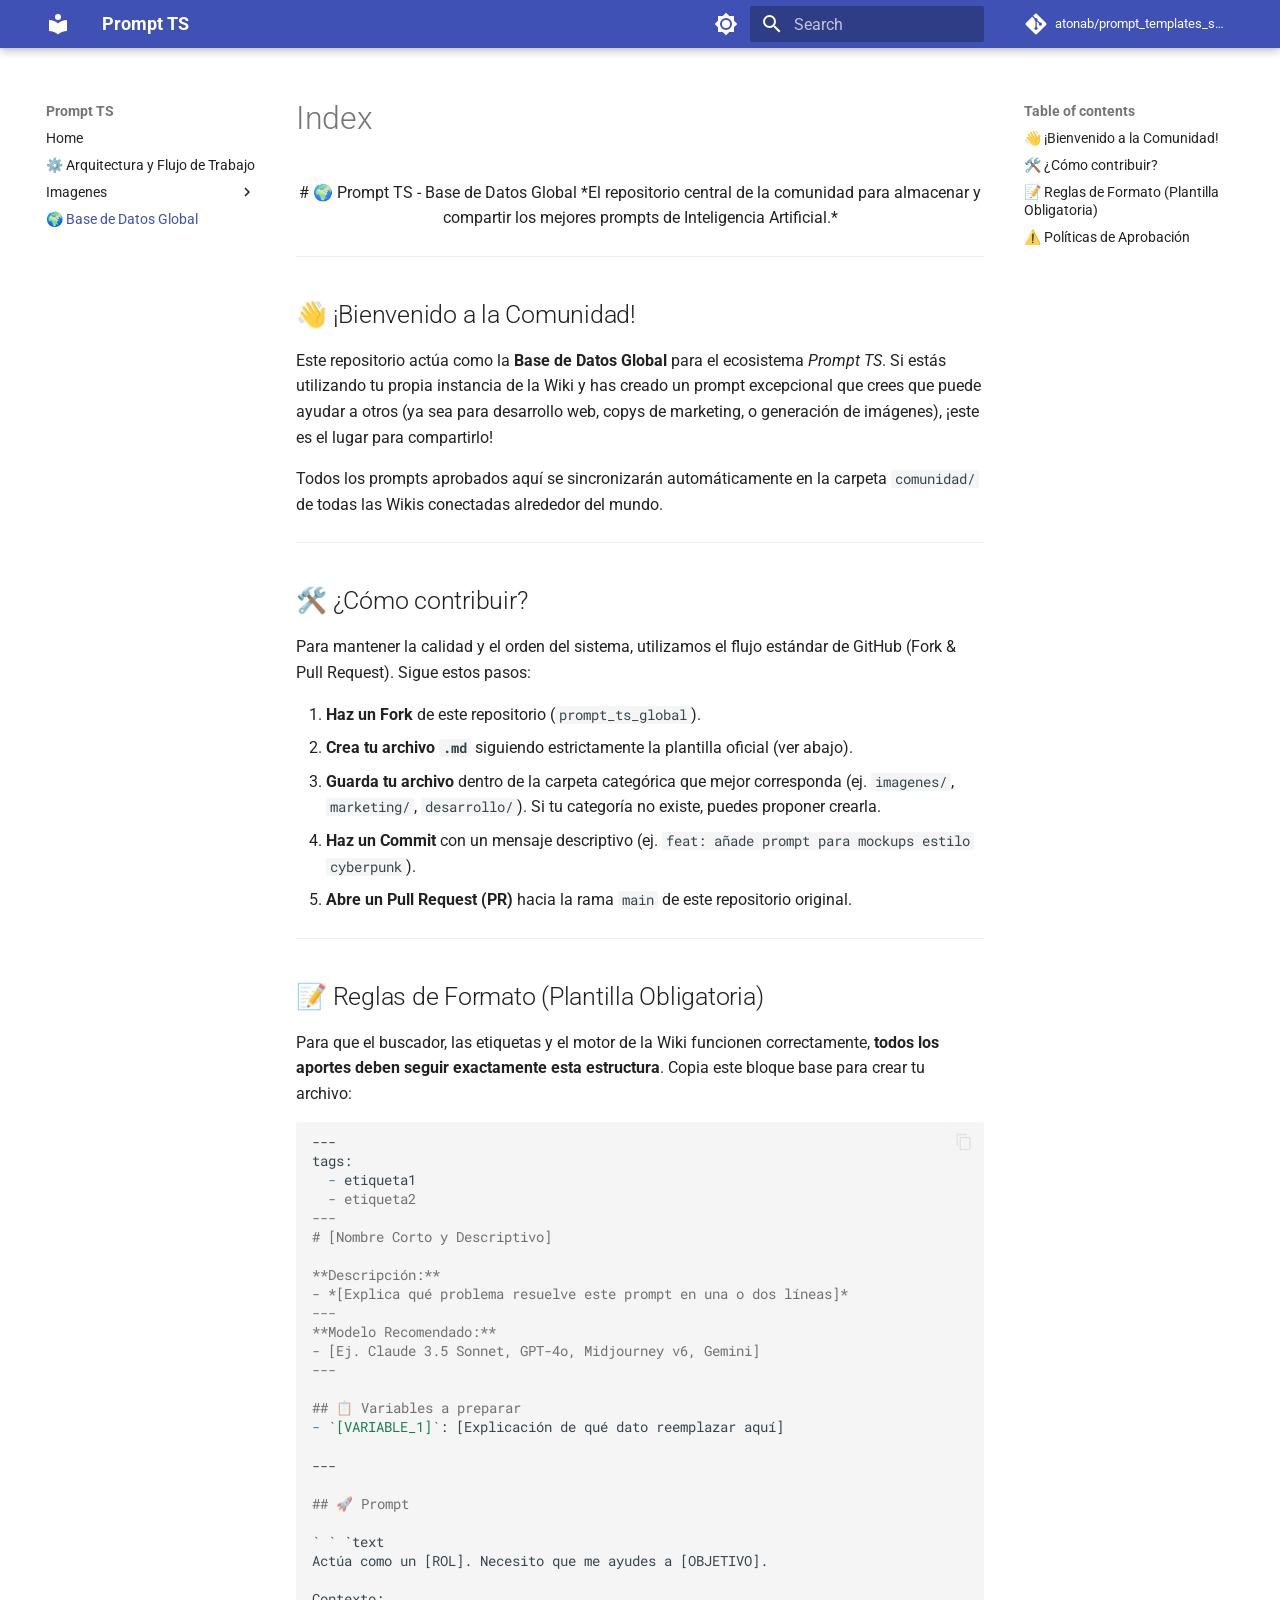
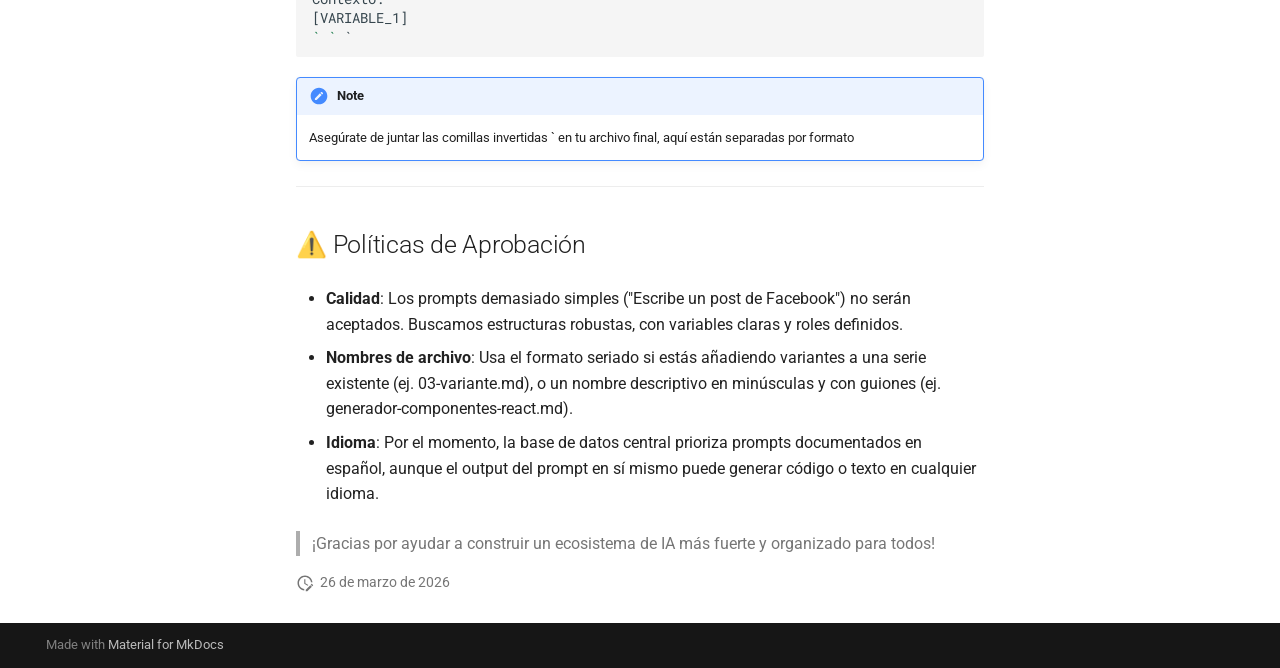
<file: comunidad/index.html>
<!doctype html><html lang=en class=no-js> <head><meta charset=utf-8><meta name=viewport content="width=device-width,initial-scale=1"><meta name=description content="Documentación y plantillas de prompts"><link href=../imagenes/one%20pice/cartel%20wanted/00-peticion/ rel=prev><link rel=icon href=../assets/images/favicon.png><meta name=generator content="mkdocs-1.6.1, mkdocs-material-9.7.6"><title>Index - Prompt TS</title><link rel=stylesheet href=../assets/stylesheets/main.484c7ddc.min.css><link rel=stylesheet href=../assets/stylesheets/palette.ab4e12ef.min.css><link rel=preconnect href=https://fonts.gstatic.com crossorigin><link rel=stylesheet href="https://fonts.googleapis.com/css?family=Roboto:300,300i,400,400i,700,700i%7CRoboto+Mono:400,400i,700,700i&display=fallback"><style>:root{--md-text-font:"Roboto";--md-code-font:"Roboto Mono"}</style><link rel=stylesheet href=../assets/stylesheets/custom.css><script>__md_scope=new URL("..",location),__md_hash=e=>[...e].reduce(((e,_)=>(e<<5)-e+_.charCodeAt(0)),0),__md_get=(e,_=localStorage,t=__md_scope)=>JSON.parse(_.getItem(t.pathname+"."+e)),__md_set=(e,_,t=localStorage,a=__md_scope)=>{try{t.setItem(a.pathname+"."+e,JSON.stringify(_))}catch(e){}}</script></head> <body dir=ltr data-md-color-scheme=default data-md-color-primary=indigo data-md-color-accent=indigo> <input class=md-toggle data-md-toggle=drawer type=checkbox id=__drawer autocomplete=off> <input class=md-toggle data-md-toggle=search type=checkbox id=__search autocomplete=off> <label class=md-overlay for=__drawer></label> <div data-md-component=skip> <a href=#bienvenido-a-la-comunidad class=md-skip> Skip to content </a> </div> <div data-md-component=announce> </div> <header class="md-header md-header--shadow" data-md-component=header> <nav class="md-header__inner md-grid" aria-label=Header> <a href=.. title="Prompt TS" class="md-header__button md-logo" aria-label="Prompt TS" data-md-component=logo> <svg xmlns=http://www.w3.org/2000/svg viewbox="0 0 24 24"><path d="M12 8a3 3 0 0 0 3-3 3 3 0 0 0-3-3 3 3 0 0 0-3 3 3 3 0 0 0 3 3m0 3.54C9.64 9.35 6.5 8 3 8v11c3.5 0 6.64 1.35 9 3.54 2.36-2.19 5.5-3.54 9-3.54V8c-3.5 0-6.64 1.35-9 3.54"/></svg> </a> <label class="md-header__button md-icon" for=__drawer> <svg xmlns=http://www.w3.org/2000/svg viewbox="0 0 24 24"><path d="M3 6h18v2H3zm0 5h18v2H3zm0 5h18v2H3z"/></svg> </label> <div class=md-header__title data-md-component=header-title> <div class=md-header__ellipsis> <div class=md-header__topic> <span class=md-ellipsis> Prompt TS </span> </div> <div class=md-header__topic data-md-component=header-topic> <span class=md-ellipsis> Index </span> </div> </div> </div> <form class=md-header__option data-md-component=palette> <input class=md-option data-md-color-media="(prefers-color-scheme: light)" data-md-color-scheme=default data-md-color-primary=indigo data-md-color-accent=indigo aria-label="Cambiar a modo oscuro" type=radio name=__palette id=__palette_0> <label class="md-header__button md-icon" title="Cambiar a modo oscuro" for=__palette_1 hidden> <svg xmlns=http://www.w3.org/2000/svg viewbox="0 0 24 24"><path d="M12 8a4 4 0 0 0-4 4 4 4 0 0 0 4 4 4 4 0 0 0 4-4 4 4 0 0 0-4-4m0 10a6 6 0 0 1-6-6 6 6 0 0 1 6-6 6 6 0 0 1 6 6 6 6 0 0 1-6 6m8-9.31V4h-4.69L12 .69 8.69 4H4v4.69L.69 12 4 15.31V20h4.69L12 23.31 15.31 20H20v-4.69L23.31 12z"/></svg> </label> <input class=md-option data-md-color-media="(prefers-color-scheme: dark)" data-md-color-scheme=slate data-md-color-primary=indigo data-md-color-accent=indigo aria-label="Cambiar a modo claro" type=radio name=__palette id=__palette_1> <label class="md-header__button md-icon" title="Cambiar a modo claro" for=__palette_0 hidden> <svg xmlns=http://www.w3.org/2000/svg viewbox="0 0 24 24"><path d="M12 18c-.89 0-1.74-.2-2.5-.55C11.56 16.5 13 14.42 13 12s-1.44-4.5-3.5-5.45C10.26 6.2 11.11 6 12 6a6 6 0 0 1 6 6 6 6 0 0 1-6 6m8-9.31V4h-4.69L12 .69 8.69 4H4v4.69L.69 12 4 15.31V20h4.69L12 23.31 15.31 20H20v-4.69L23.31 12z"/></svg> </label> </form> <script>var palette=__md_get("__palette");if(palette&&palette.color){if("(prefers-color-scheme)"===palette.color.media){var media=matchMedia("(prefers-color-scheme: light)"),input=document.querySelector(media.matches?"[data-md-color-media='(prefers-color-scheme: light)']":"[data-md-color-media='(prefers-color-scheme: dark)']");palette.color.media=input.getAttribute("data-md-color-media"),palette.color.scheme=input.getAttribute("data-md-color-scheme"),palette.color.primary=input.getAttribute("data-md-color-primary"),palette.color.accent=input.getAttribute("data-md-color-accent")}for(var[key,value]of Object.entries(palette.color))document.body.setAttribute("data-md-color-"+key,value)}</script> <label class="md-header__button md-icon" for=__search> <svg xmlns=http://www.w3.org/2000/svg viewbox="0 0 24 24"><path d="M9.5 3A6.5 6.5 0 0 1 16 9.5c0 1.61-.59 3.09-1.56 4.23l.27.27h.79l5 5-1.5 1.5-5-5v-.79l-.27-.27A6.52 6.52 0 0 1 9.5 16 6.5 6.5 0 0 1 3 9.5 6.5 6.5 0 0 1 9.5 3m0 2C7 5 5 7 5 9.5S7 14 9.5 14 14 12 14 9.5 12 5 9.5 5"/></svg> </label> <div class=md-search data-md-component=search role=dialog> <label class=md-search__overlay for=__search></label> <div class=md-search__inner role=search> <form class=md-search__form name=search> <input type=text class=md-search__input name=query aria-label=Search placeholder=Search autocapitalize=off autocorrect=off autocomplete=off spellcheck=false data-md-component=search-query required> <label class="md-search__icon md-icon" for=__search> <svg xmlns=http://www.w3.org/2000/svg viewbox="0 0 24 24"><path d="M9.5 3A6.5 6.5 0 0 1 16 9.5c0 1.61-.59 3.09-1.56 4.23l.27.27h.79l5 5-1.5 1.5-5-5v-.79l-.27-.27A6.52 6.52 0 0 1 9.5 16 6.5 6.5 0 0 1 3 9.5 6.5 6.5 0 0 1 9.5 3m0 2C7 5 5 7 5 9.5S7 14 9.5 14 14 12 14 9.5 12 5 9.5 5"/></svg> <svg xmlns=http://www.w3.org/2000/svg viewbox="0 0 24 24"><path d="M20 11v2H8l5.5 5.5-1.42 1.42L4.16 12l7.92-7.92L13.5 5.5 8 11z"/></svg> </label> <nav class=md-search__options aria-label=Search> <button type=reset class="md-search__icon md-icon" title=Clear aria-label=Clear tabindex=-1> <svg xmlns=http://www.w3.org/2000/svg viewbox="0 0 24 24"><path d="M19 6.41 17.59 5 12 10.59 6.41 5 5 6.41 10.59 12 5 17.59 6.41 19 12 13.41 17.59 19 19 17.59 13.41 12z"/></svg> </button> </nav> <div class=md-search__suggest data-md-component=search-suggest></div> </form> <div class=md-search__output> <div class=md-search__scrollwrap tabindex=0 data-md-scrollfix> <div class=md-search-result data-md-component=search-result> <div class=md-search-result__meta> Initializing search </div> <ol class=md-search-result__list role=presentation></ol> </div> </div> </div> </div> </div> <div class=md-header__source> <a href=https://github.com/atonab/prompt_templates_system title="Go to repository" class=md-source data-md-component=source> <div class="md-source__icon md-icon"> <svg xmlns=http://www.w3.org/2000/svg viewbox="0 0 448 512"><!-- Font Awesome Free 7.1.0 by @fontawesome - https://fontawesome.com License - https://fontawesome.com/license/free (Icons: CC BY 4.0, Fonts: SIL OFL 1.1, Code: MIT License) Copyright 2025 Fonticons, Inc.--><path d="M439.6 236.1 244 40.5c-5.4-5.5-12.8-8.5-20.4-8.5s-15 3-20.4 8.4L162.5 81l51.5 51.5c27.1-9.1 52.7 16.8 43.4 43.7l49.7 49.7c34.2-11.8 61.2 31 35.5 56.7-26.5 26.5-70.2-2.9-56-37.3L240.3 199v121.9c25.3 12.5 22.3 41.8 9.1 55-6.4 6.4-15.2 10.1-24.3 10.1s-17.8-3.6-24.3-10.1c-17.6-17.6-11.1-46.9 11.2-56v-123c-20.8-8.5-24.6-30.7-18.6-45L142.6 101 8.5 235.1C3 240.6 0 247.9 0 255.5s3 15 8.5 20.4l195.6 195.7c5.4 5.4 12.7 8.4 20.4 8.4s15-3 20.4-8.4l194.7-194.7c5.4-5.4 8.4-12.8 8.4-20.4s-3-15-8.4-20.4"/></svg> </div> <div class=md-source__repository> atonab/prompt_templates_system </div> </a> </div> </nav> </header> <div class=md-container data-md-component=container> <main class=md-main data-md-component=main> <div class="md-main__inner md-grid"> <div class="md-sidebar md-sidebar--primary" data-md-component=sidebar data-md-type=navigation> <div class=md-sidebar__scrollwrap> <div class=md-sidebar__inner> <nav class="md-nav md-nav--primary" aria-label=Navigation data-md-level=0> <label class=md-nav__title for=__drawer> <a href=.. title="Prompt TS" class="md-nav__button md-logo" aria-label="Prompt TS" data-md-component=logo> <svg xmlns=http://www.w3.org/2000/svg viewbox="0 0 24 24"><path d="M12 8a3 3 0 0 0 3-3 3 3 0 0 0-3-3 3 3 0 0 0-3 3 3 3 0 0 0 3 3m0 3.54C9.64 9.35 6.5 8 3 8v11c3.5 0 6.64 1.35 9 3.54 2.36-2.19 5.5-3.54 9-3.54V8c-3.5 0-6.64 1.35-9 3.54"/></svg> </a> Prompt TS </label> <div class=md-nav__source> <a href=https://github.com/atonab/prompt_templates_system title="Go to repository" class=md-source data-md-component=source> <div class="md-source__icon md-icon"> <svg xmlns=http://www.w3.org/2000/svg viewbox="0 0 448 512"><!-- Font Awesome Free 7.1.0 by @fontawesome - https://fontawesome.com License - https://fontawesome.com/license/free (Icons: CC BY 4.0, Fonts: SIL OFL 1.1, Code: MIT License) Copyright 2025 Fonticons, Inc.--><path d="M439.6 236.1 244 40.5c-5.4-5.5-12.8-8.5-20.4-8.5s-15 3-20.4 8.4L162.5 81l51.5 51.5c27.1-9.1 52.7 16.8 43.4 43.7l49.7 49.7c34.2-11.8 61.2 31 35.5 56.7-26.5 26.5-70.2-2.9-56-37.3L240.3 199v121.9c25.3 12.5 22.3 41.8 9.1 55-6.4 6.4-15.2 10.1-24.3 10.1s-17.8-3.6-24.3-10.1c-17.6-17.6-11.1-46.9 11.2-56v-123c-20.8-8.5-24.6-30.7-18.6-45L142.6 101 8.5 235.1C3 240.6 0 247.9 0 255.5s3 15 8.5 20.4l195.6 195.7c5.4 5.4 12.7 8.4 20.4 8.4s15-3 20.4-8.4l194.7-194.7c5.4-5.4 8.4-12.8 8.4-20.4s-3-15-8.4-20.4"/></svg> </div> <div class=md-source__repository> atonab/prompt_templates_system </div> </a> </div> <ul class=md-nav__list data-md-scrollfix> <li class=md-nav__item> <a href=.. class=md-nav__link> <span class=md-ellipsis> Home </span> </a> </li> <li class=md-nav__item> <a href=../como-se-hizo/ class=md-nav__link> <span class=md-ellipsis> ⚙️ Arquitectura y Flujo de Trabajo </span> </a> </li> <li class="md-nav__item md-nav__item--nested"> <input class="md-nav__toggle md-toggle " type=checkbox id=__nav_3> <label class=md-nav__link for=__nav_3 id=__nav_3_label tabindex=0> <span class=md-ellipsis> Imagenes </span> <span class="md-nav__icon md-icon"></span> </label> <nav class=md-nav data-md-level=1 aria-labelledby=__nav_3_label aria-expanded=false> <label class=md-nav__title for=__nav_3> <span class="md-nav__icon md-icon"></span> Imagenes </label> <ul class=md-nav__list data-md-scrollfix> <li class="md-nav__item md-nav__item--nested"> <input class="md-nav__toggle md-toggle " type=checkbox id=__nav_3_1> <label class=md-nav__link for=__nav_3_1 id=__nav_3_1_label tabindex=0> <span class=md-ellipsis> One pice </span> <span class="md-nav__icon md-icon"></span> </label> <nav class=md-nav data-md-level=2 aria-labelledby=__nav_3_1_label aria-expanded=false> <label class=md-nav__title for=__nav_3_1> <span class="md-nav__icon md-icon"></span> One pice </label> <ul class=md-nav__list data-md-scrollfix> <li class="md-nav__item md-nav__item--nested"> <input class="md-nav__toggle md-toggle " type=checkbox id=__nav_3_1_1> <label class=md-nav__link for=__nav_3_1_1 id=__nav_3_1_1_label tabindex=0> <span class=md-ellipsis> Cartel wanted </span> <span class="md-nav__icon md-icon"></span> </label> <nav class=md-nav data-md-level=3 aria-labelledby=__nav_3_1_1_label aria-expanded=false> <label class=md-nav__title for=__nav_3_1_1> <span class="md-nav__icon md-icon"></span> Cartel wanted </label> <ul class=md-nav__list data-md-scrollfix> <li class=md-nav__item> <a href=../imagenes/one%20pice/cartel%20wanted/00-nanobanana/ class=md-nav__link> <span class=md-ellipsis> Prompt De Cartel Wanted De One Piece - NanoBanana Pro </span> </a> </li> <li class=md-nav__item> <a href=../imagenes/one%20pice/cartel%20wanted/00-peticion/ class=md-nav__link> <span class=md-ellipsis> Petición General Para Crear Prompt De Cartel Wanted De One Piece </span> </a> </li> </ul> </nav> </li> </ul> </nav> </li> </ul> </nav> </li> <li class="md-nav__item md-nav__item--active md-nav__item--nested"> <input class="md-nav__toggle md-toggle " type=checkbox id=__nav_4 checked> <div class="md-nav__link md-nav__container"> <a href=./ class="md-nav__link md-nav__link--active"> <span class=md-ellipsis> 🌍 Base de Datos Global </span> </a> </div> <nav class=md-nav data-md-level=1 aria-labelledby=__nav_4_label aria-expanded=true> <label class=md-nav__title for=__nav_4> <span class="md-nav__icon md-icon"></span> 🌍 Base de Datos Global </label> <ul class=md-nav__list data-md-scrollfix> </ul> </nav> </li> </ul> </nav> </div> </div> </div> <div class="md-sidebar md-sidebar--secondary" data-md-component=sidebar data-md-type=toc> <div class=md-sidebar__scrollwrap> <div class=md-sidebar__inner> <nav class="md-nav md-nav--secondary" aria-label="Table of contents"> <label class=md-nav__title for=__toc> <span class="md-nav__icon md-icon"></span> Table of contents </label> <ul class=md-nav__list data-md-component=toc data-md-scrollfix> <li class=md-nav__item> <a href=#bienvenido-a-la-comunidad class=md-nav__link> <span class=md-ellipsis> 👋 ¡Bienvenido a la Comunidad! </span> </a> </li> <li class=md-nav__item> <a href=#como-contribuir class=md-nav__link> <span class=md-ellipsis> 🛠️ ¿Cómo contribuir? </span> </a> </li> <li class=md-nav__item> <a href=#reglas-de-formato-plantilla-obligatoria class=md-nav__link> <span class=md-ellipsis> 📝 Reglas de Formato (Plantilla Obligatoria) </span> </a> </li> <li class=md-nav__item> <a href=#politicas-de-aprobacion class=md-nav__link> <span class=md-ellipsis> ⚠️ Políticas de Aprobación </span> </a> </li> </ul> </nav> </div> </div> </div> <div class=md-content data-md-component=content> <article class="md-content__inner md-typeset"> <h1>Index</h1> <div align=center> # 🌍 Prompt TS - Base de Datos Global *El repositorio central de la comunidad para almacenar y compartir los mejores prompts de Inteligencia Artificial.* </div> <hr> <h2 id=bienvenido-a-la-comunidad>👋 ¡Bienvenido a la Comunidad!</h2> <p>Este repositorio actúa como la <strong>Base de Datos Global</strong> para el ecosistema <em>Prompt TS</em>. Si estás utilizando tu propia instancia de la Wiki y has creado un prompt excepcional que crees que puede ayudar a otros (ya sea para desarrollo web, copys de marketing, o generación de imágenes), ¡este es el lugar para compartirlo!</p> <p>Todos los prompts aprobados aquí se sincronizarán automáticamente en la carpeta <code>comunidad/</code> de todas las Wikis conectadas alrededor del mundo.</p> <hr> <h2 id=como-contribuir>🛠️ ¿Cómo contribuir?</h2> <p>Para mantener la calidad y el orden del sistema, utilizamos el flujo estándar de GitHub (Fork &amp; Pull Request). Sigue estos pasos:</p> <ol> <li><strong>Haz un Fork</strong> de este repositorio (<code>prompt_ts_global</code>).</li> <li><strong>Crea tu archivo <code>.md</code></strong> siguiendo estrictamente la plantilla oficial (ver abajo).</li> <li><strong>Guarda tu archivo</strong> dentro de la carpeta categórica que mejor corresponda (ej. <code>imagenes/</code>, <code>marketing/</code>, <code>desarrollo/</code>). Si tu categoría no existe, puedes proponer crearla.</li> <li><strong>Haz un Commit</strong> con un mensaje descriptivo (ej. <code>feat: añade prompt para mockups estilo cyberpunk</code>).</li> <li><strong>Abre un Pull Request (PR)</strong> hacia la rama <code>main</code> de este repositorio original.</li> </ol> <hr> <h2 id=reglas-de-formato-plantilla-obligatoria>📝 Reglas de Formato (Plantilla Obligatoria)</h2> <p>Para que el buscador, las etiquetas y el motor de la Wiki funcionen correctamente, <strong>todos los aportes deben seguir exactamente esta estructura</strong>. Copia este bloque base para crear tu archivo:</p> <div class=highlight><pre><span></span><code>---
tags:
<span class=w>  </span><span class=k>-</span><span class=w> </span>etiqueta1
<span class=gu>  - etiqueta2</span>
<span class=gu>---</span>
<span class=gh># [Nombre Corto y Descriptivo]</span>

<span class=gs>**Descripción:**</span>
<span class=gu>- *[Explica qué problema resuelve este prompt en una o dos líneas]*</span>
<span class=gu>---</span>
<span class=gs>**Modelo Recomendado:**</span>
<span class=gu>- [Ej. Claude 3.5 Sonnet, GPT-4o, Midjourney v6, Gemini]</span>
<span class=gu>---</span>

<span class=gu>## 📋 Variables a preparar</span>
<span class=k>-</span><span class=w> </span><span class=sb>`[VARIABLE_1]`</span>: [Explicación de qué dato reemplazar aquí]

---

<span class=gu>## 🚀 Prompt</span>

<span class=sb>` `</span> `text
Actúa como un [ROL]. Necesito que me ayudes a [OBJETIVO].

Contexto:
[VARIABLE_1]
<span class=sb>` `</span> `
</code></pre></div> <div class="admonition note"> <p class=admonition-title>Note</p> <p>Asegúrate de juntar las comillas invertidas ` en tu archivo final, aquí están separadas por formato</p> </div> <hr> <h2 id=politicas-de-aprobacion>⚠️ Políticas de Aprobación</h2> <ul> <li> <p><strong>Calidad</strong>: Los prompts demasiado simples ("Escribe un post de Facebook") no serán aceptados. Buscamos estructuras robustas, con variables claras y roles definidos.</p> </li> <li> <p><strong>Nombres de archivo</strong>: Usa el formato seriado si estás añadiendo variantes a una serie existente (ej. 03-variante.md), o un nombre descriptivo en minúsculas y con guiones (ej. generador-componentes-react.md).</p> </li> <li> <p><strong>Idioma</strong>: Por el momento, la base de datos central prioriza prompts documentados en español, aunque el output del prompt en sí mismo puede generar código o texto en cualquier idioma.</p> </li> </ul> <blockquote> <p>¡Gracias por ayudar a construir un ecosistema de IA más fuerte y organizado para todos!</p> </blockquote> <aside class=md-source-file> <span class=md-source-file__fact> <span class=md-icon title="Last update"> <svg xmlns=http://www.w3.org/2000/svg viewbox="0 0 24 24"><path d="M21 13.1c-.1 0-.3.1-.4.2l-1 1 2.1 2.1 1-1c.2-.2.2-.6 0-.8l-1.3-1.3c-.1-.1-.2-.2-.4-.2m-1.9 1.8-6.1 6V23h2.1l6.1-6.1zM12.5 7v5.2l4 2.4-1 1L11 13V7zM11 21.9c-5.1-.5-9-4.8-9-9.9C2 6.5 6.5 2 12 2c5.3 0 9.6 4.1 10 9.3-.3-.1-.6-.2-1-.2s-.7.1-1 .2C19.6 7.2 16.2 4 12 4c-4.4 0-8 3.6-8 8 0 4.1 3.1 7.5 7.1 7.9l-.1.2z"/></svg> </span> <span class="git-revision-date-localized-plugin git-revision-date-localized-plugin-date" title="26 de marzo de 2026 04:49:13 UTC">26 de marzo de 2026</span> </span> </aside> </article> </div> <script>var tabs=__md_get("__tabs");if(Array.isArray(tabs))e:for(var set of document.querySelectorAll(".tabbed-set")){var labels=set.querySelector(".tabbed-labels");for(var tab of tabs)for(var label of labels.getElementsByTagName("label"))if(label.innerText.trim()===tab){var input=document.getElementById(label.htmlFor);input.checked=!0;continue e}}</script> <script>var target=document.getElementById(location.hash.slice(1));target&&target.name&&(target.checked=target.name.startsWith("__tabbed_"))</script> </div> </main> <footer class=md-footer> <div class="md-footer-meta md-typeset"> <div class="md-footer-meta__inner md-grid"> <div class=md-copyright> Made with <a href=https://squidfunk.github.io/mkdocs-material/ target=_blank rel=noopener> Material for MkDocs </a> </div> </div> </div> </footer> </div> <div class=md-dialog data-md-component=dialog> <div class="md-dialog__inner md-typeset"></div> </div> <script id=__config type=application/json>{"annotate": null, "base": "..", "features": ["navigation.indexes", "navigation.collapse", "search.suggest", "search.highlight", "content.code.copy", "content.tabs.link"], "search": "../assets/javascripts/workers/search.2c215733.min.js", "tags": null, "translations": {"clipboard.copied": "Copied to clipboard", "clipboard.copy": "Copy to clipboard", "search.result.more.one": "1 more on this page", "search.result.more.other": "# more on this page", "search.result.none": "No matching documents", "search.result.one": "1 matching document", "search.result.other": "# matching documents", "search.result.placeholder": "Type to start searching", "search.result.term.missing": "Missing", "select.version": "Select version"}, "version": null}</script> <script src=../assets/javascripts/bundle.79ae519e.min.js></script> </body> </html>
</file>
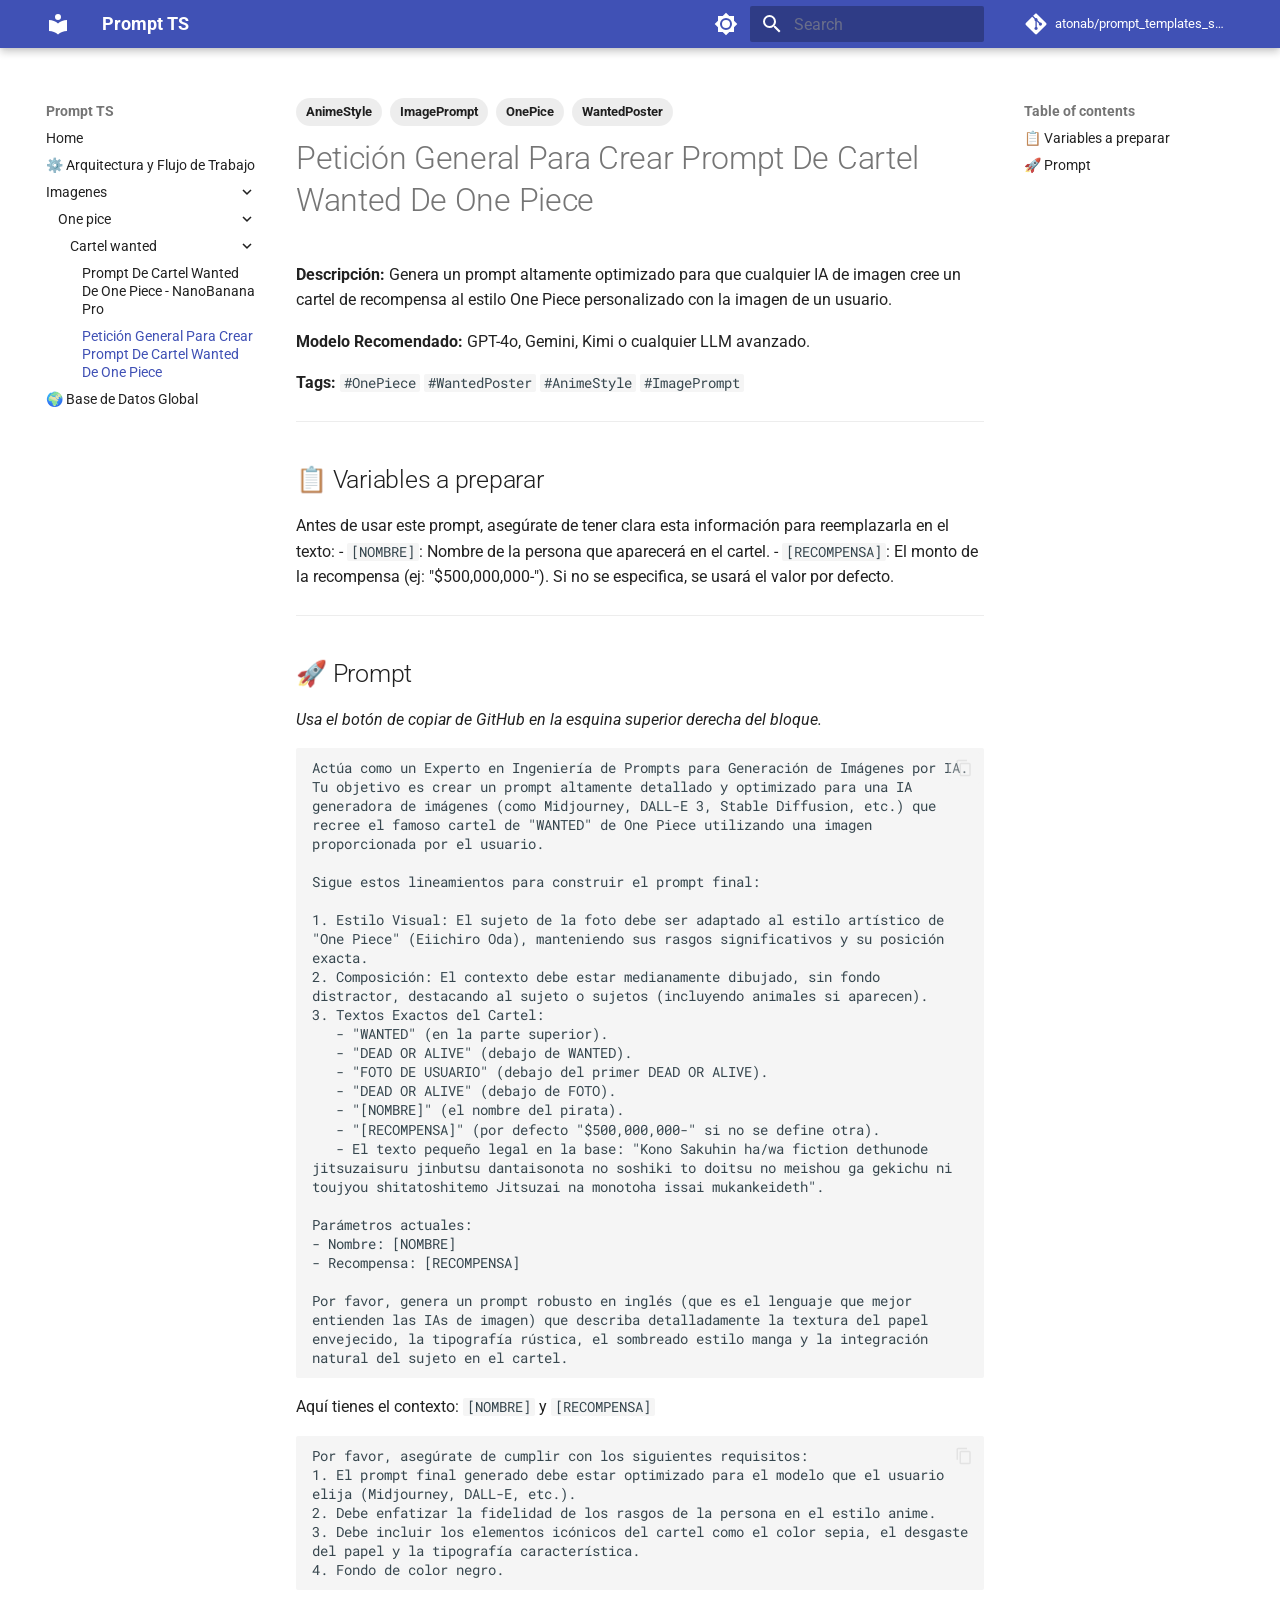
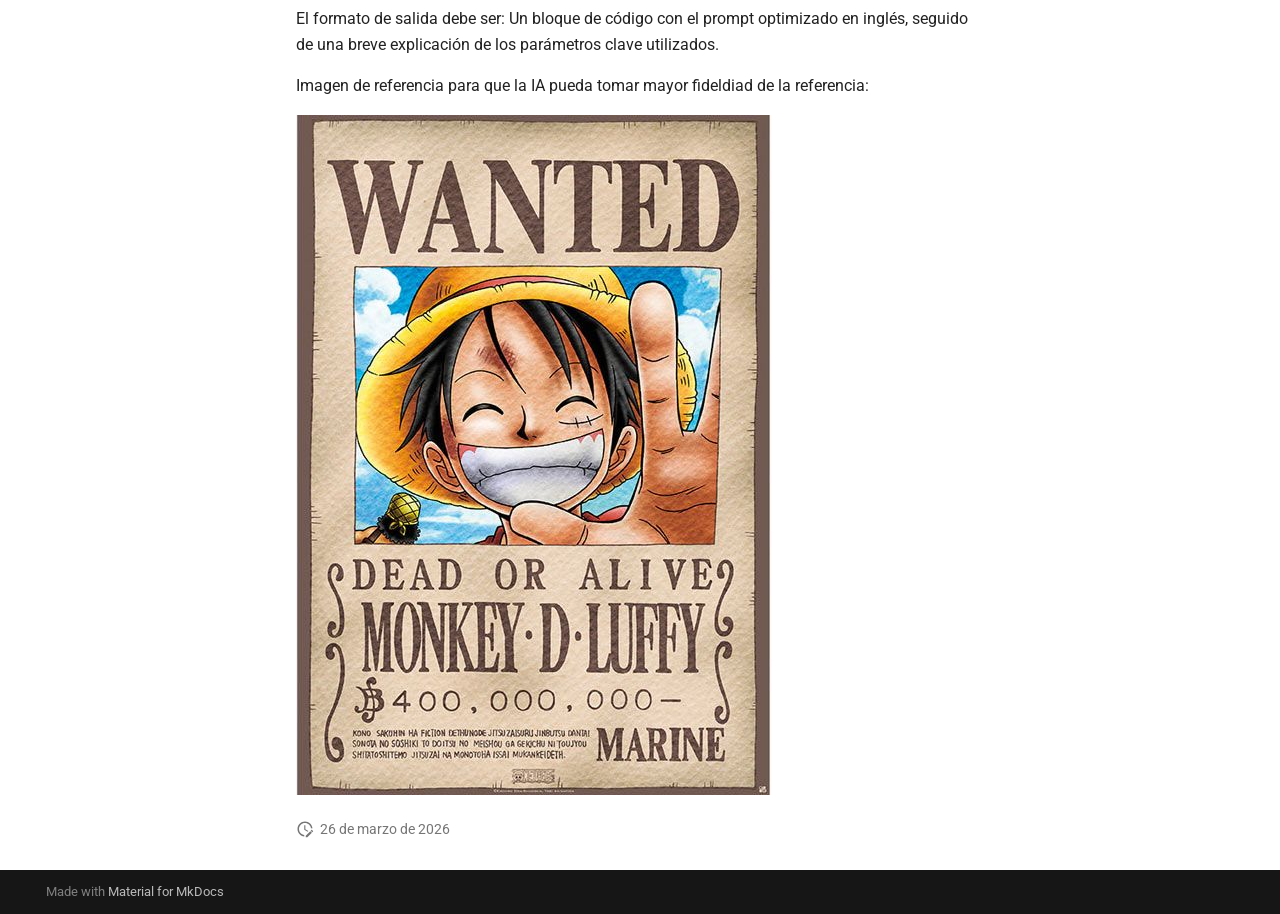
<file: imagenes/one pice/cartel wanted/00-peticion/index.html>
<!doctype html><html lang=en class=no-js> <head><meta charset=utf-8><meta name=viewport content="width=device-width,initial-scale=1"><meta name=description content="Documentación y plantillas de prompts"><link href=../00-nanobanana/ rel=prev><link href=../../../../comunidad/ rel=next><link rel=icon href=../../../../assets/images/favicon.png><meta name=generator content="mkdocs-1.6.1, mkdocs-material-9.7.6"><title>Petición General Para Crear Prompt De Cartel Wanted De One Piece - Prompt TS</title><link rel=stylesheet href=../../../../assets/stylesheets/main.484c7ddc.min.css><link rel=stylesheet href=../../../../assets/stylesheets/palette.ab4e12ef.min.css><link rel=preconnect href=https://fonts.gstatic.com crossorigin><link rel=stylesheet href="https://fonts.googleapis.com/css?family=Roboto:300,300i,400,400i,700,700i%7CRoboto+Mono:400,400i,700,700i&display=fallback"><style>:root{--md-text-font:"Roboto";--md-code-font:"Roboto Mono"}</style><link rel=stylesheet href=../../../../assets/stylesheets/custom.css><script>__md_scope=new URL("../../../..",location),__md_hash=e=>[...e].reduce(((e,_)=>(e<<5)-e+_.charCodeAt(0)),0),__md_get=(e,_=localStorage,t=__md_scope)=>JSON.parse(_.getItem(t.pathname+"."+e)),__md_set=(e,_,t=localStorage,a=__md_scope)=>{try{t.setItem(a.pathname+"."+e,JSON.stringify(_))}catch(e){}}</script></head> <body dir=ltr data-md-color-scheme=default data-md-color-primary=indigo data-md-color-accent=indigo> <input class=md-toggle data-md-toggle=drawer type=checkbox id=__drawer autocomplete=off> <input class=md-toggle data-md-toggle=search type=checkbox id=__search autocomplete=off> <label class=md-overlay for=__drawer></label> <div data-md-component=skip> <a href=#peticion-general-para-crear-prompt-de-cartel-wanted-de-one-piece class=md-skip> Skip to content </a> </div> <div data-md-component=announce> </div> <header class="md-header md-header--shadow" data-md-component=header> <nav class="md-header__inner md-grid" aria-label=Header> <a href=../../../.. title="Prompt TS" class="md-header__button md-logo" aria-label="Prompt TS" data-md-component=logo> <svg xmlns=http://www.w3.org/2000/svg viewbox="0 0 24 24"><path d="M12 8a3 3 0 0 0 3-3 3 3 0 0 0-3-3 3 3 0 0 0-3 3 3 3 0 0 0 3 3m0 3.54C9.64 9.35 6.5 8 3 8v11c3.5 0 6.64 1.35 9 3.54 2.36-2.19 5.5-3.54 9-3.54V8c-3.5 0-6.64 1.35-9 3.54"/></svg> </a> <label class="md-header__button md-icon" for=__drawer> <svg xmlns=http://www.w3.org/2000/svg viewbox="0 0 24 24"><path d="M3 6h18v2H3zm0 5h18v2H3zm0 5h18v2H3z"/></svg> </label> <div class=md-header__title data-md-component=header-title> <div class=md-header__ellipsis> <div class=md-header__topic> <span class=md-ellipsis> Prompt TS </span> </div> <div class=md-header__topic data-md-component=header-topic> <span class=md-ellipsis> Petición General Para Crear Prompt De Cartel Wanted De One Piece </span> </div> </div> </div> <form class=md-header__option data-md-component=palette> <input class=md-option data-md-color-media="(prefers-color-scheme: light)" data-md-color-scheme=default data-md-color-primary=indigo data-md-color-accent=indigo aria-label="Cambiar a modo oscuro" type=radio name=__palette id=__palette_0> <label class="md-header__button md-icon" title="Cambiar a modo oscuro" for=__palette_1 hidden> <svg xmlns=http://www.w3.org/2000/svg viewbox="0 0 24 24"><path d="M12 8a4 4 0 0 0-4 4 4 4 0 0 0 4 4 4 4 0 0 0 4-4 4 4 0 0 0-4-4m0 10a6 6 0 0 1-6-6 6 6 0 0 1 6-6 6 6 0 0 1 6 6 6 6 0 0 1-6 6m8-9.31V4h-4.69L12 .69 8.69 4H4v4.69L.69 12 4 15.31V20h4.69L12 23.31 15.31 20H20v-4.69L23.31 12z"/></svg> </label> <input class=md-option data-md-color-media="(prefers-color-scheme: dark)" data-md-color-scheme=slate data-md-color-primary=indigo data-md-color-accent=indigo aria-label="Cambiar a modo claro" type=radio name=__palette id=__palette_1> <label class="md-header__button md-icon" title="Cambiar a modo claro" for=__palette_0 hidden> <svg xmlns=http://www.w3.org/2000/svg viewbox="0 0 24 24"><path d="M12 18c-.89 0-1.74-.2-2.5-.55C11.56 16.5 13 14.42 13 12s-1.44-4.5-3.5-5.45C10.26 6.2 11.11 6 12 6a6 6 0 0 1 6 6 6 6 0 0 1-6 6m8-9.31V4h-4.69L12 .69 8.69 4H4v4.69L.69 12 4 15.31V20h4.69L12 23.31 15.31 20H20v-4.69L23.31 12z"/></svg> </label> </form> <script>var palette=__md_get("__palette");if(palette&&palette.color){if("(prefers-color-scheme)"===palette.color.media){var media=matchMedia("(prefers-color-scheme: light)"),input=document.querySelector(media.matches?"[data-md-color-media='(prefers-color-scheme: light)']":"[data-md-color-media='(prefers-color-scheme: dark)']");palette.color.media=input.getAttribute("data-md-color-media"),palette.color.scheme=input.getAttribute("data-md-color-scheme"),palette.color.primary=input.getAttribute("data-md-color-primary"),palette.color.accent=input.getAttribute("data-md-color-accent")}for(var[key,value]of Object.entries(palette.color))document.body.setAttribute("data-md-color-"+key,value)}</script> <label class="md-header__button md-icon" for=__search> <svg xmlns=http://www.w3.org/2000/svg viewbox="0 0 24 24"><path d="M9.5 3A6.5 6.5 0 0 1 16 9.5c0 1.61-.59 3.09-1.56 4.23l.27.27h.79l5 5-1.5 1.5-5-5v-.79l-.27-.27A6.52 6.52 0 0 1 9.5 16 6.5 6.5 0 0 1 3 9.5 6.5 6.5 0 0 1 9.5 3m0 2C7 5 5 7 5 9.5S7 14 9.5 14 14 12 14 9.5 12 5 9.5 5"/></svg> </label> <div class=md-search data-md-component=search role=dialog> <label class=md-search__overlay for=__search></label> <div class=md-search__inner role=search> <form class=md-search__form name=search> <input type=text class=md-search__input name=query aria-label=Search placeholder=Search autocapitalize=off autocorrect=off autocomplete=off spellcheck=false data-md-component=search-query required> <label class="md-search__icon md-icon" for=__search> <svg xmlns=http://www.w3.org/2000/svg viewbox="0 0 24 24"><path d="M9.5 3A6.5 6.5 0 0 1 16 9.5c0 1.61-.59 3.09-1.56 4.23l.27.27h.79l5 5-1.5 1.5-5-5v-.79l-.27-.27A6.52 6.52 0 0 1 9.5 16 6.5 6.5 0 0 1 3 9.5 6.5 6.5 0 0 1 9.5 3m0 2C7 5 5 7 5 9.5S7 14 9.5 14 14 12 14 9.5 12 5 9.5 5"/></svg> <svg xmlns=http://www.w3.org/2000/svg viewbox="0 0 24 24"><path d="M20 11v2H8l5.5 5.5-1.42 1.42L4.16 12l7.92-7.92L13.5 5.5 8 11z"/></svg> </label> <nav class=md-search__options aria-label=Search> <button type=reset class="md-search__icon md-icon" title=Clear aria-label=Clear tabindex=-1> <svg xmlns=http://www.w3.org/2000/svg viewbox="0 0 24 24"><path d="M19 6.41 17.59 5 12 10.59 6.41 5 5 6.41 10.59 12 5 17.59 6.41 19 12 13.41 17.59 19 19 17.59 13.41 12z"/></svg> </button> </nav> <div class=md-search__suggest data-md-component=search-suggest></div> </form> <div class=md-search__output> <div class=md-search__scrollwrap tabindex=0 data-md-scrollfix> <div class=md-search-result data-md-component=search-result> <div class=md-search-result__meta> Initializing search </div> <ol class=md-search-result__list role=presentation></ol> </div> </div> </div> </div> </div> <div class=md-header__source> <a href=https://github.com/atonab/prompt_templates_system title="Go to repository" class=md-source data-md-component=source> <div class="md-source__icon md-icon"> <svg xmlns=http://www.w3.org/2000/svg viewbox="0 0 448 512"><!-- Font Awesome Free 7.1.0 by @fontawesome - https://fontawesome.com License - https://fontawesome.com/license/free (Icons: CC BY 4.0, Fonts: SIL OFL 1.1, Code: MIT License) Copyright 2025 Fonticons, Inc.--><path d="M439.6 236.1 244 40.5c-5.4-5.5-12.8-8.5-20.4-8.5s-15 3-20.4 8.4L162.5 81l51.5 51.5c27.1-9.1 52.7 16.8 43.4 43.7l49.7 49.7c34.2-11.8 61.2 31 35.5 56.7-26.5 26.5-70.2-2.9-56-37.3L240.3 199v121.9c25.3 12.5 22.3 41.8 9.1 55-6.4 6.4-15.2 10.1-24.3 10.1s-17.8-3.6-24.3-10.1c-17.6-17.6-11.1-46.9 11.2-56v-123c-20.8-8.5-24.6-30.7-18.6-45L142.6 101 8.5 235.1C3 240.6 0 247.9 0 255.5s3 15 8.5 20.4l195.6 195.7c5.4 5.4 12.7 8.4 20.4 8.4s15-3 20.4-8.4l194.7-194.7c5.4-5.4 8.4-12.8 8.4-20.4s-3-15-8.4-20.4"/></svg> </div> <div class=md-source__repository> atonab/prompt_templates_system </div> </a> </div> </nav> </header> <div class=md-container data-md-component=container> <main class=md-main data-md-component=main> <div class="md-main__inner md-grid"> <div class="md-sidebar md-sidebar--primary" data-md-component=sidebar data-md-type=navigation> <div class=md-sidebar__scrollwrap> <div class=md-sidebar__inner> <nav class="md-nav md-nav--primary" aria-label=Navigation data-md-level=0> <label class=md-nav__title for=__drawer> <a href=../../../.. title="Prompt TS" class="md-nav__button md-logo" aria-label="Prompt TS" data-md-component=logo> <svg xmlns=http://www.w3.org/2000/svg viewbox="0 0 24 24"><path d="M12 8a3 3 0 0 0 3-3 3 3 0 0 0-3-3 3 3 0 0 0-3 3 3 3 0 0 0 3 3m0 3.54C9.64 9.35 6.5 8 3 8v11c3.5 0 6.64 1.35 9 3.54 2.36-2.19 5.5-3.54 9-3.54V8c-3.5 0-6.64 1.35-9 3.54"/></svg> </a> Prompt TS </label> <div class=md-nav__source> <a href=https://github.com/atonab/prompt_templates_system title="Go to repository" class=md-source data-md-component=source> <div class="md-source__icon md-icon"> <svg xmlns=http://www.w3.org/2000/svg viewbox="0 0 448 512"><!-- Font Awesome Free 7.1.0 by @fontawesome - https://fontawesome.com License - https://fontawesome.com/license/free (Icons: CC BY 4.0, Fonts: SIL OFL 1.1, Code: MIT License) Copyright 2025 Fonticons, Inc.--><path d="M439.6 236.1 244 40.5c-5.4-5.5-12.8-8.5-20.4-8.5s-15 3-20.4 8.4L162.5 81l51.5 51.5c27.1-9.1 52.7 16.8 43.4 43.7l49.7 49.7c34.2-11.8 61.2 31 35.5 56.7-26.5 26.5-70.2-2.9-56-37.3L240.3 199v121.9c25.3 12.5 22.3 41.8 9.1 55-6.4 6.4-15.2 10.1-24.3 10.1s-17.8-3.6-24.3-10.1c-17.6-17.6-11.1-46.9 11.2-56v-123c-20.8-8.5-24.6-30.7-18.6-45L142.6 101 8.5 235.1C3 240.6 0 247.9 0 255.5s3 15 8.5 20.4l195.6 195.7c5.4 5.4 12.7 8.4 20.4 8.4s15-3 20.4-8.4l194.7-194.7c5.4-5.4 8.4-12.8 8.4-20.4s-3-15-8.4-20.4"/></svg> </div> <div class=md-source__repository> atonab/prompt_templates_system </div> </a> </div> <ul class=md-nav__list data-md-scrollfix> <li class=md-nav__item> <a href=../../../.. class=md-nav__link> <span class=md-ellipsis> Home </span> </a> </li> <li class=md-nav__item> <a href=../../../../como-se-hizo/ class=md-nav__link> <span class=md-ellipsis> ⚙️ Arquitectura y Flujo de Trabajo </span> </a> </li> <li class="md-nav__item md-nav__item--active md-nav__item--nested"> <input class="md-nav__toggle md-toggle " type=checkbox id=__nav_3 checked> <label class=md-nav__link for=__nav_3 id=__nav_3_label tabindex=0> <span class=md-ellipsis> Imagenes </span> <span class="md-nav__icon md-icon"></span> </label> <nav class=md-nav data-md-level=1 aria-labelledby=__nav_3_label aria-expanded=true> <label class=md-nav__title for=__nav_3> <span class="md-nav__icon md-icon"></span> Imagenes </label> <ul class=md-nav__list data-md-scrollfix> <li class="md-nav__item md-nav__item--active md-nav__item--nested"> <input class="md-nav__toggle md-toggle " type=checkbox id=__nav_3_1 checked> <label class=md-nav__link for=__nav_3_1 id=__nav_3_1_label tabindex=0> <span class=md-ellipsis> One pice </span> <span class="md-nav__icon md-icon"></span> </label> <nav class=md-nav data-md-level=2 aria-labelledby=__nav_3_1_label aria-expanded=true> <label class=md-nav__title for=__nav_3_1> <span class="md-nav__icon md-icon"></span> One pice </label> <ul class=md-nav__list data-md-scrollfix> <li class="md-nav__item md-nav__item--active md-nav__item--nested"> <input class="md-nav__toggle md-toggle " type=checkbox id=__nav_3_1_1 checked> <label class=md-nav__link for=__nav_3_1_1 id=__nav_3_1_1_label tabindex=0> <span class=md-ellipsis> Cartel wanted </span> <span class="md-nav__icon md-icon"></span> </label> <nav class=md-nav data-md-level=3 aria-labelledby=__nav_3_1_1_label aria-expanded=true> <label class=md-nav__title for=__nav_3_1_1> <span class="md-nav__icon md-icon"></span> Cartel wanted </label> <ul class=md-nav__list data-md-scrollfix> <li class=md-nav__item> <a href=../00-nanobanana/ class=md-nav__link> <span class=md-ellipsis> Prompt De Cartel Wanted De One Piece - NanoBanana Pro </span> </a> </li> <li class="md-nav__item md-nav__item--active"> <input class="md-nav__toggle md-toggle" type=checkbox id=__toc> <label class="md-nav__link md-nav__link--active" for=__toc> <span class=md-ellipsis> Petición General Para Crear Prompt De Cartel Wanted De One Piece </span> <span class="md-nav__icon md-icon"></span> </label> <a href=./ class="md-nav__link md-nav__link--active"> <span class=md-ellipsis> Petición General Para Crear Prompt De Cartel Wanted De One Piece </span> </a> <nav class="md-nav md-nav--secondary" aria-label="Table of contents"> <label class=md-nav__title for=__toc> <span class="md-nav__icon md-icon"></span> Table of contents </label> <ul class=md-nav__list data-md-component=toc data-md-scrollfix> <li class=md-nav__item> <a href=#variables-a-preparar class=md-nav__link> <span class=md-ellipsis> 📋 Variables a preparar </span> </a> </li> <li class=md-nav__item> <a href=#prompt class=md-nav__link> <span class=md-ellipsis> 🚀 Prompt </span> </a> </li> </ul> </nav> </li> </ul> </nav> </li> </ul> </nav> </li> </ul> </nav> </li> <li class="md-nav__item md-nav__item--nested"> <input class="md-nav__toggle md-toggle " type=checkbox id=__nav_4> <div class="md-nav__link md-nav__container"> <a href=../../../../comunidad/ class="md-nav__link "> <span class=md-ellipsis> 🌍 Base de Datos Global </span> </a> </div> <nav class=md-nav data-md-level=1 aria-labelledby=__nav_4_label aria-expanded=false> <label class=md-nav__title for=__nav_4> <span class="md-nav__icon md-icon"></span> 🌍 Base de Datos Global </label> <ul class=md-nav__list data-md-scrollfix> </ul> </nav> </li> </ul> </nav> </div> </div> </div> <div class="md-sidebar md-sidebar--secondary" data-md-component=sidebar data-md-type=toc> <div class=md-sidebar__scrollwrap> <div class=md-sidebar__inner> <nav class="md-nav md-nav--secondary" aria-label="Table of contents"> <label class=md-nav__title for=__toc> <span class="md-nav__icon md-icon"></span> Table of contents </label> <ul class=md-nav__list data-md-component=toc data-md-scrollfix> <li class=md-nav__item> <a href=#variables-a-preparar class=md-nav__link> <span class=md-ellipsis> 📋 Variables a preparar </span> </a> </li> <li class=md-nav__item> <a href=#prompt class=md-nav__link> <span class=md-ellipsis> 🚀 Prompt </span> </a> </li> </ul> </nav> </div> </div> </div> <div class=md-content data-md-component=content> <article class="md-content__inner md-typeset"> <nav class=md-tags> <span class=md-tag>AnimeStyle</span> <span class=md-tag>ImagePrompt</span> <span class=md-tag>OnePice</span> <span class=md-tag>WantedPoster</span> </nav> <h1 id=peticion-general-para-crear-prompt-de-cartel-wanted-de-one-piece>Petición General Para Crear Prompt De Cartel Wanted De One Piece</h1> <p><strong>Descripción:</strong> Genera un prompt altamente optimizado para que cualquier IA de imagen cree un cartel de recompensa al estilo One Piece personalizado con la imagen de un usuario.</p> <p><strong>Modelo Recomendado:</strong> GPT-4o, Gemini, Kimi o cualquier LLM avanzado.</p> <p><strong>Tags:</strong> <code>#OnePiece</code> <code>#WantedPoster</code> <code>#AnimeStyle</code> <code>#ImagePrompt</code></p> <hr> <h2 id=variables-a-preparar>📋 Variables a preparar</h2> <p>Antes de usar este prompt, asegúrate de tener clara esta información para reemplazarla en el texto: - <code>[NOMBRE]</code>: Nombre de la persona que aparecerá en el cartel. - <code>[RECOMPENSA]</code>: El monto de la recompensa (ej: "$500,000,000-"). Si no se especifica, se usará el valor por defecto.</p> <hr> <h2 id=prompt>🚀 Prompt</h2> <p><em>Usa el botón de copiar de GitHub en la esquina superior derecha del bloque.</em></p> <div class=highlight><pre><span></span><code>Actúa como un Experto en Ingeniería de Prompts para Generación de Imágenes por IA.
Tu objetivo es crear un prompt altamente detallado y optimizado para una IA generadora de imágenes (como Midjourney, DALL-E 3, Stable Diffusion, etc.) que recree el famoso cartel de &quot;WANTED&quot; de One Piece utilizando una imagen proporcionada por el usuario.

Sigue estos lineamientos para construir el prompt final:

1. Estilo Visual: El sujeto de la foto debe ser adaptado al estilo artístico de &quot;One Piece&quot; (Eiichiro Oda), manteniendo sus rasgos significativos y su posición exacta.
2. Composición: El contexto debe estar medianamente dibujado, sin fondo distractor, destacando al sujeto o sujetos (incluyendo animales si aparecen).
3. Textos Exactos del Cartel:
   - &quot;WANTED&quot; (en la parte superior).
   - &quot;DEAD OR ALIVE&quot; (debajo de WANTED).
   - &quot;FOTO DE USUARIO&quot; (debajo del primer DEAD OR ALIVE).
   - &quot;DEAD OR ALIVE&quot; (debajo de FOTO).
   - &quot;[NOMBRE]&quot; (el nombre del pirata).
   - &quot;[RECOMPENSA]&quot; (por defecto &quot;$500,000,000-&quot; si no se define otra).
   - El texto pequeño legal en la base: &quot;Kono Sakuhin ha/wa fiction dethunode jitsuzaisuru jinbutsu dantaisonota no soshiki to doitsu no meishou ga gekichu ni toujyou shitatoshitemo Jitsuzai na monotoha issai mukankeideth&quot;.

Parámetros actuales:
- Nombre: [NOMBRE]
- Recompensa: [RECOMPENSA]

Por favor, genera un prompt robusto en inglés (que es el lenguaje que mejor entienden las IAs de imagen) que describa detalladamente la textura del papel envejecido, la tipografía rústica, el sombreado estilo manga y la integración natural del sujeto en el cartel.
</code></pre></div> <p>Aquí tienes el contexto: <code>[NOMBRE]</code> y <code>[RECOMPENSA]</code></p> <div class=highlight><pre><span></span><code>Por favor, asegúrate de cumplir con los siguientes requisitos:
1. El prompt final generado debe estar optimizado para el modelo que el usuario elija (Midjourney, DALL-E, etc.).
2. Debe enfatizar la fidelidad de los rasgos de la persona en el estilo anime.
3. Debe incluir los elementos icónicos del cartel como el color sepia, el desgaste del papel y la tipografía característica.
4. Fondo de color negro.
</code></pre></div> <p>El formato de salida debe ser: Un bloque de código con el prompt optimizado en inglés, seguido de una breve explicación de los parámetros clave utilizados.</p> <p>Imagen de referencia para que la IA pueda tomar mayor fideldiad de la referencia:</p> <p><img alt="alt text" src=../00-peticion.jpg></p> <aside class=md-source-file> <span class=md-source-file__fact> <span class=md-icon title="Last update"> <svg xmlns=http://www.w3.org/2000/svg viewbox="0 0 24 24"><path d="M21 13.1c-.1 0-.3.1-.4.2l-1 1 2.1 2.1 1-1c.2-.2.2-.6 0-.8l-1.3-1.3c-.1-.1-.2-.2-.4-.2m-1.9 1.8-6.1 6V23h2.1l6.1-6.1zM12.5 7v5.2l4 2.4-1 1L11 13V7zM11 21.9c-5.1-.5-9-4.8-9-9.9C2 6.5 6.5 2 12 2c5.3 0 9.6 4.1 10 9.3-.3-.1-.6-.2-1-.2s-.7.1-1 .2C19.6 7.2 16.2 4 12 4c-4.4 0-8 3.6-8 8 0 4.1 3.1 7.5 7.1 7.9l-.1.2z"/></svg> </span> <span class="git-revision-date-localized-plugin git-revision-date-localized-plugin-date" title="26 de marzo de 2026 01:45:41 UTC">26 de marzo de 2026</span> </span> </aside> </article> </div> <script>var tabs=__md_get("__tabs");if(Array.isArray(tabs))e:for(var set of document.querySelectorAll(".tabbed-set")){var labels=set.querySelector(".tabbed-labels");for(var tab of tabs)for(var label of labels.getElementsByTagName("label"))if(label.innerText.trim()===tab){var input=document.getElementById(label.htmlFor);input.checked=!0;continue e}}</script> <script>var target=document.getElementById(location.hash.slice(1));target&&target.name&&(target.checked=target.name.startsWith("__tabbed_"))</script> </div> </main> <footer class=md-footer> <div class="md-footer-meta md-typeset"> <div class="md-footer-meta__inner md-grid"> <div class=md-copyright> Made with <a href=https://squidfunk.github.io/mkdocs-material/ target=_blank rel=noopener> Material for MkDocs </a> </div> </div> </div> </footer> </div> <div class=md-dialog data-md-component=dialog> <div class="md-dialog__inner md-typeset"></div> </div> <script id=__config type=application/json>{"annotate": null, "base": "../../../..", "features": ["navigation.indexes", "navigation.collapse", "search.suggest", "search.highlight", "content.code.copy", "content.tabs.link"], "search": "../../../../assets/javascripts/workers/search.2c215733.min.js", "tags": null, "translations": {"clipboard.copied": "Copied to clipboard", "clipboard.copy": "Copy to clipboard", "search.result.more.one": "1 more on this page", "search.result.more.other": "# more on this page", "search.result.none": "No matching documents", "search.result.one": "1 matching document", "search.result.other": "# matching documents", "search.result.placeholder": "Type to start searching", "search.result.term.missing": "Missing", "select.version": "Select version"}, "version": null}</script> <script src=../../../../assets/javascripts/bundle.79ae519e.min.js></script> </body> </html>
</file>
